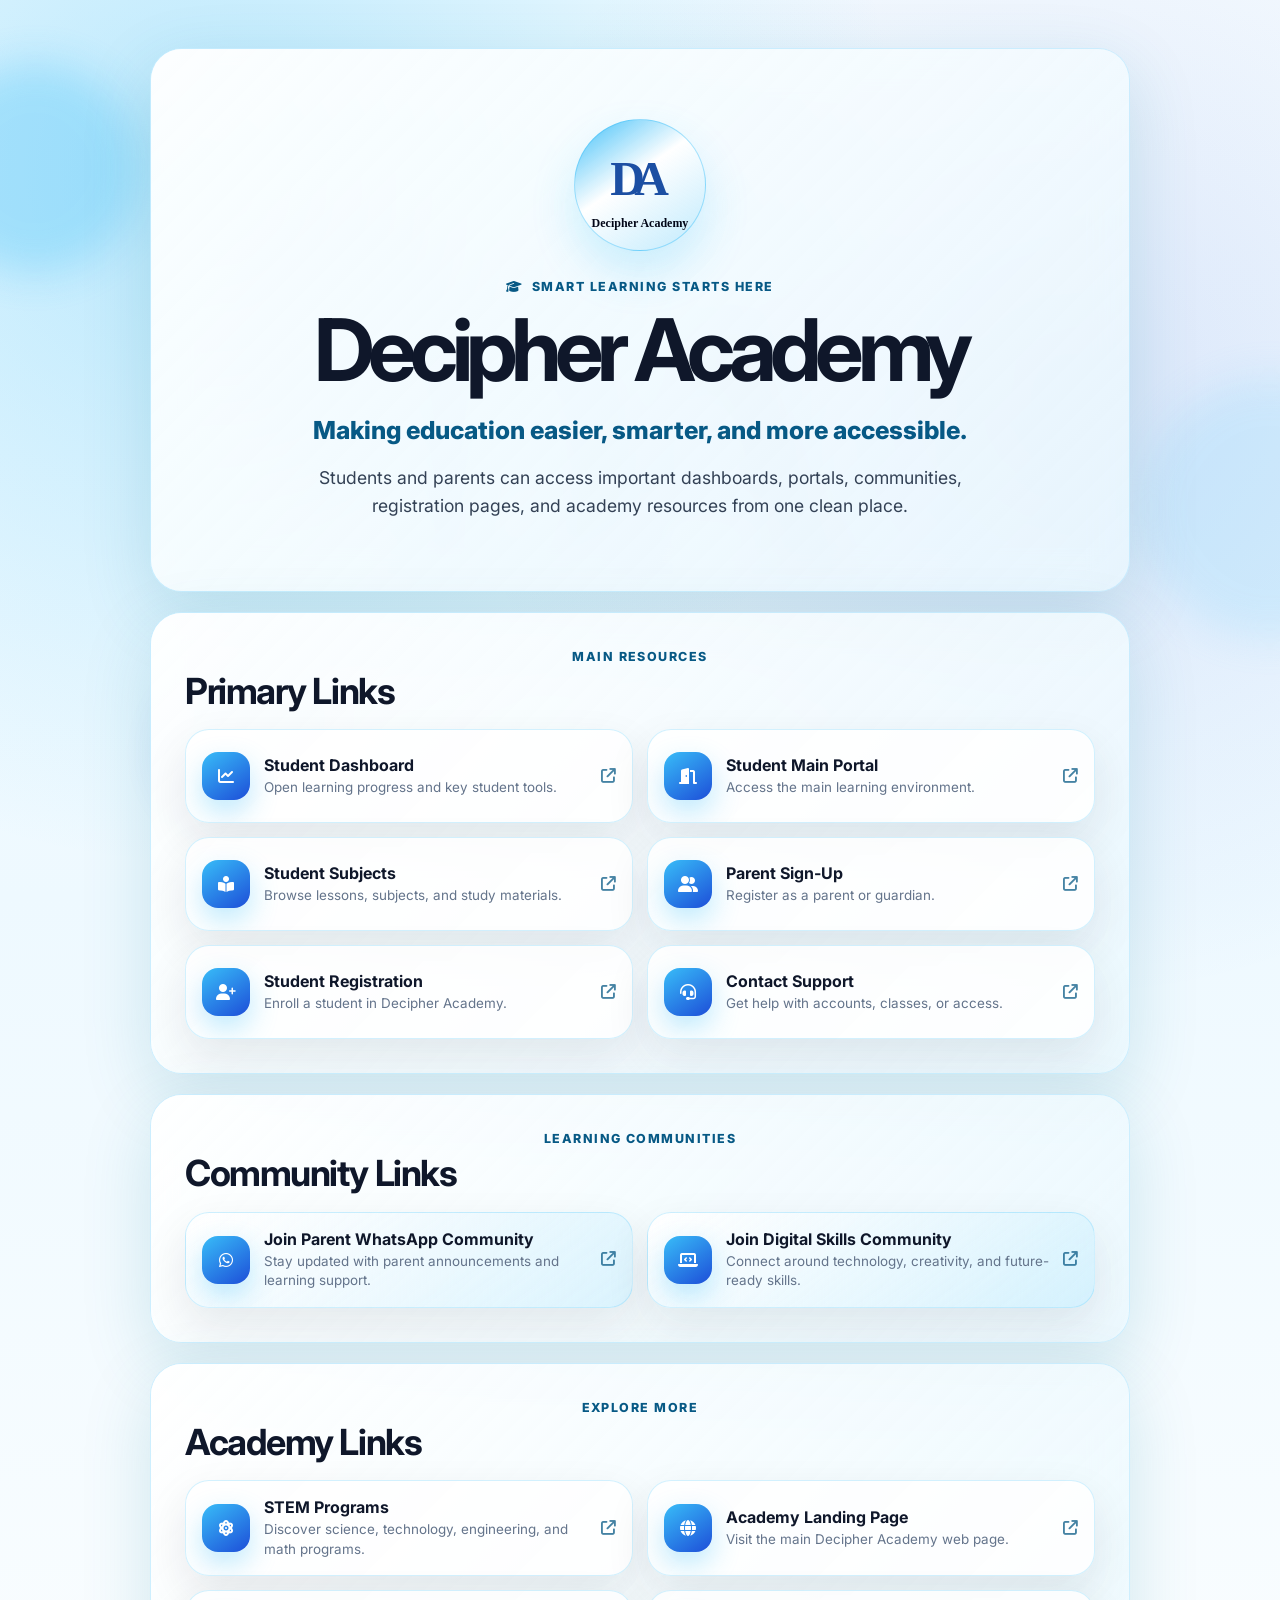
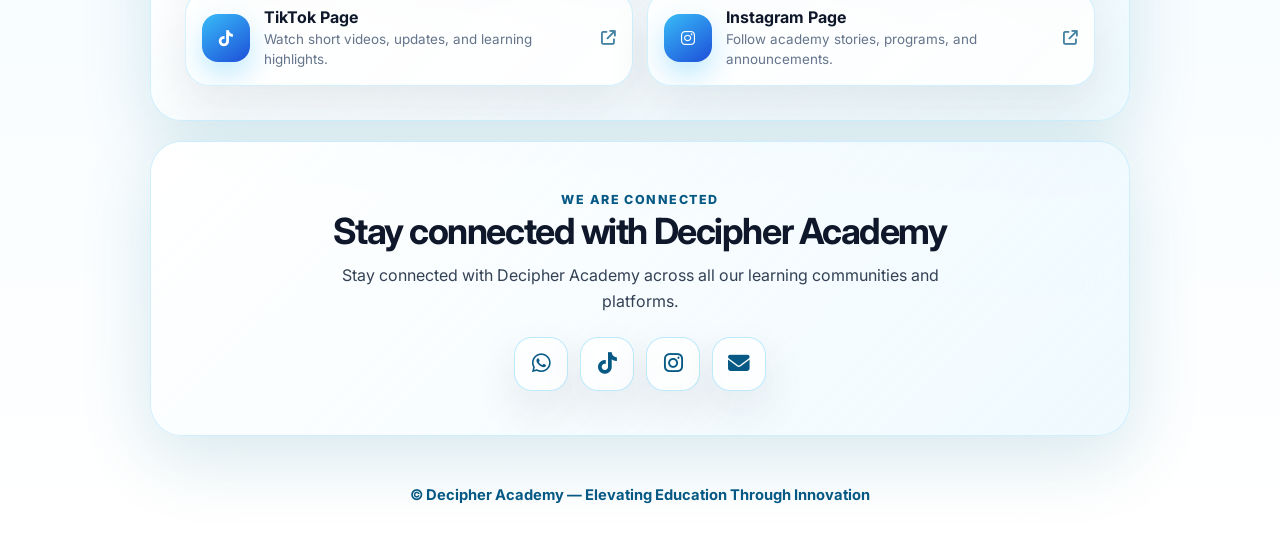
<file: index.html>
<!DOCTYPE html>
<html lang="en">
<head>
  <!-- Basic page setup for GitHub Pages and mobile devices -->
  <meta charset="UTF-8" />
  <meta name="viewport" content="width=device-width, initial-scale=1.0" />
  <meta name="description" content="Decipher Academy link-in-bio landing page for students, parents, communities, and academy resources." />
  <title>Decipher Academy | Learning Links</title>

  <!-- Google Font: Inter keeps the design clean, modern, and educational -->
  <link rel="preconnect" href="https://fonts.googleapis.com" />
  <link rel="preconnect" href="https://fonts.gstatic.com" crossorigin />
  <link href="https://fonts.googleapis.com/css2?family=Inter:wght@400;500;600;700;800;900&display=swap" rel="stylesheet" />

  <!-- Font Awesome icons for link cards and social icons -->
  <link rel="stylesheet" href="https://cdnjs.cloudflare.com/ajax/libs/font-awesome/6.5.2/css/all.min.css" />

  <!-- Main stylesheet: no frameworks or build tools required -->
  <link rel="stylesheet" href="style.css" />
</head>
<body>
  <!-- Decorative blurred shapes create the futuristic sky-blue background feel -->
  <div class="background-shape shape-one" aria-hidden="true"></div>
  <div class="background-shape shape-two" aria-hidden="true"></div>
  <div class="background-shape shape-three" aria-hidden="true"></div>

  <!-- Large logo watermark inspired by the supplied Decipher Academy logo -->
  <div class="logo-watermark" aria-hidden="true">
    <span>DA</span>
  </div>

  <main class="page-shell">
    <!-- HERO SECTION -->
    <section class="hero section-card reveal" aria-labelledby="hero-title">
      <!-- Circular logo placeholder at the top; replace text/image later if needed -->
      <div class="logo-badge" aria-label="Decipher Academy logo placeholder">
        <span class="logo-mark">DA</span>
        <span class="logo-name">Decipher Academy</span>
      </div>

      <p class="eyebrow"><i class="fa-solid fa-graduation-cap"></i> Smart learning starts here</p>
      <h1 id="hero-title">Decipher Academy</h1>
      <p class="tagline">Making education easier, smarter, and more accessible.</p>
      <p class="intro-text">
        Students and parents can access important dashboards, portals, communities,
        registration pages, and academy resources from one clean place.
      </p>
    </section>

    <!-- PRIMARY LINKS SECTION -->
    <section class="link-section reveal" aria-labelledby="primary-links-title">
      <div class="section-heading">
        <p class="section-kicker">Main Resources</p>
        <h2 id="primary-links-title">Primary Links</h2>
      </div>

      <div class="links-grid">
        <!-- PLACE URL HERE -->
        <a class="link-card" href="PASTE_STUDENT_DASHBOARD_LINK_HERE" target="_blank" rel="noopener noreferrer">
          <span class="icon-circle"><i class="fa-solid fa-chart-line"></i></span>
          <span class="link-content">
            <strong>Student Dashboard</strong>
            <small>Open learning progress and key student tools.</small>
          </span>
          <i class="fa-solid fa-arrow-up-right-from-square arrow-icon"></i>
        </a>

        <!-- PLACE URL HERE -->
        <a class="link-card" href="PASTE_STUDENT_MAIN_PORTAL_LINK_HERE" target="_blank" rel="noopener noreferrer">
          <span class="icon-circle"><i class="fa-solid fa-door-open"></i></span>
          <span class="link-content">
            <strong>Student Main Portal</strong>
            <small>Access the main learning environment.</small>
          </span>
          <i class="fa-solid fa-arrow-up-right-from-square arrow-icon"></i>
        </a>

        <!-- PLACE URL HERE -->
        <a class="link-card" href="PASTE_STUDENT_SUBJECTS_LINK_HERE" target="_blank" rel="noopener noreferrer">
          <span class="icon-circle"><i class="fa-solid fa-book-open-reader"></i></span>
          <span class="link-content">
            <strong>Student Subjects</strong>
            <small>Browse lessons, subjects, and study materials.</small>
          </span>
          <i class="fa-solid fa-arrow-up-right-from-square arrow-icon"></i>
        </a>

        <!-- PLACE URL HERE -->
        <a class="link-card" href="PASTE_PARENT_SIGN_UP_LINK_HERE" target="_blank" rel="noopener noreferrer">
          <span class="icon-circle"><i class="fa-solid fa-user-group"></i></span>
          <span class="link-content">
            <strong>Parent Sign-Up</strong>
            <small>Register as a parent or guardian.</small>
          </span>
          <i class="fa-solid fa-arrow-up-right-from-square arrow-icon"></i>
        </a>

        <!-- PLACE URL HERE -->
        <a class="link-card" href="PASTE_STUDENT_REGISTRATION_LINK_HERE" target="_blank" rel="noopener noreferrer">
          <span class="icon-circle"><i class="fa-solid fa-user-plus"></i></span>
          <span class="link-content">
            <strong>Student Registration</strong>
            <small>Enroll a student in Decipher Academy.</small>
          </span>
          <i class="fa-solid fa-arrow-up-right-from-square arrow-icon"></i>
        </a>

        <!-- PLACE URL HERE -->
        <a class="link-card" href="PASTE_CONTACT_SUPPORT_LINK_HERE" target="_blank" rel="noopener noreferrer">
          <span class="icon-circle"><i class="fa-solid fa-headset"></i></span>
          <span class="link-content">
            <strong>Contact Support</strong>
            <small>Get help with accounts, classes, or access.</small>
          </span>
          <i class="fa-solid fa-arrow-up-right-from-square arrow-icon"></i>
        </a>
      </div>
    </section>

    <!-- COMMUNITY LINKS SECTION -->
    <section class="link-section reveal" aria-labelledby="community-links-title">
      <div class="section-heading">
        <p class="section-kicker">Learning Communities</p>
        <h2 id="community-links-title">Community Links</h2>
      </div>

      <div class="links-grid two-column">
        <!-- PLACE URL HERE -->
        <a class="link-card highlight-card" href="PASTE_PARENT_WHATSAPP_COMMUNITY_LINK_HERE" target="_blank" rel="noopener noreferrer">
          <span class="icon-circle"><i class="fa-brands fa-whatsapp"></i></span>
          <span class="link-content">
            <strong>Join Parent WhatsApp Community</strong>
            <small>Stay updated with parent announcements and learning support.</small>
          </span>
          <i class="fa-solid fa-arrow-up-right-from-square arrow-icon"></i>
        </a>

        <!-- PLACE URL HERE -->
        <a class="link-card highlight-card" href="PASTE_DIGITAL_SKILLS_COMMUNITY_LINK_HERE" target="_blank" rel="noopener noreferrer">
          <span class="icon-circle"><i class="fa-solid fa-laptop-code"></i></span>
          <span class="link-content">
            <strong>Join Digital Skills Community</strong>
            <small>Connect around technology, creativity, and future-ready skills.</small>
          </span>
          <i class="fa-solid fa-arrow-up-right-from-square arrow-icon"></i>
        </a>
      </div>
    </section>

    <!-- ACADEMY LINKS SECTION -->
    <section class="link-section reveal" aria-labelledby="academy-links-title">
      <div class="section-heading">
        <p class="section-kicker">Explore More</p>
        <h2 id="academy-links-title">Academy Links</h2>
      </div>

      <div class="links-grid">
        <!-- PLACE URL HERE -->
        <a class="link-card" href="PASTE_STEM_PROGRAMS_LINK_HERE" target="_blank" rel="noopener noreferrer">
          <span class="icon-circle"><i class="fa-solid fa-atom"></i></span>
          <span class="link-content">
            <strong>STEM Programs</strong>
            <small>Discover science, technology, engineering, and math programs.</small>
          </span>
          <i class="fa-solid fa-arrow-up-right-from-square arrow-icon"></i>
        </a>

        <!-- PLACE URL HERE -->
        <a class="link-card" href="PASTE_ACADEMY_LANDING_PAGE_LINK_HERE" target="_blank" rel="noopener noreferrer">
          <span class="icon-circle"><i class="fa-solid fa-globe"></i></span>
          <span class="link-content">
            <strong>Academy Landing Page</strong>
            <small>Visit the main Decipher Academy web page.</small>
          </span>
          <i class="fa-solid fa-arrow-up-right-from-square arrow-icon"></i>
        </a>

        <!-- PLACE URL HERE -->
        <a class="link-card" href="PASTE_TIKTOK_PAGE_LINK_HERE" target="_blank" rel="noopener noreferrer">
          <span class="icon-circle"><i class="fa-brands fa-tiktok"></i></span>
          <span class="link-content">
            <strong>TikTok Page</strong>
            <small>Watch short videos, updates, and learning highlights.</small>
          </span>
          <i class="fa-solid fa-arrow-up-right-from-square arrow-icon"></i>
        </a>

        <!-- PLACE URL HERE -->
        <a class="link-card" href="PASTE_INSTAGRAM_PAGE_LINK_HERE" target="_blank" rel="noopener noreferrer">
          <span class="icon-circle"><i class="fa-brands fa-instagram"></i></span>
          <span class="link-content">
            <strong>Instagram Page</strong>
            <small>Follow academy stories, programs, and announcements.</small>
          </span>
          <i class="fa-solid fa-arrow-up-right-from-square arrow-icon"></i>
        </a>
      </div>
    </section>

    <!-- WE ARE CONNECTED SECTION -->
    <section class="connected section-card reveal" aria-labelledby="connected-title">
      <p class="section-kicker">We Are Connected</p>
      <h2 id="connected-title">Stay connected with Decipher Academy</h2>
      <p>
        Stay connected with Decipher Academy across all our learning communities and platforms.
      </p>

      <!-- Social icons are visual shortcuts; replace href values when ready -->
      <div class="social-icons" aria-label="Decipher Academy social links">
        <!-- PLACE URL HERE -->
        <a href="PASTE_WHATSAPP_LINK_HERE" target="_blank" rel="noopener noreferrer" aria-label="WhatsApp"><i class="fa-brands fa-whatsapp"></i></a>
        <!-- PLACE URL HERE -->
        <a href="PASTE_TIKTOK_LINK_HERE" target="_blank" rel="noopener noreferrer" aria-label="TikTok"><i class="fa-brands fa-tiktok"></i></a>
        <!-- PLACE URL HERE -->
        <a href="PASTE_INSTAGRAM_LINK_HERE" target="_blank" rel="noopener noreferrer" aria-label="Instagram"><i class="fa-brands fa-instagram"></i></a>
        <!-- PLACE URL HERE -->
        <a href="PASTE_EMAIL_OR_SUPPORT_LINK_HERE" target="_blank" rel="noopener noreferrer" aria-label="Support"><i class="fa-solid fa-envelope"></i></a>
      </div>
    </section>
  </main>

  <!-- FOOTER -->
  <footer class="site-footer">
    <p>© Decipher Academy — Elevating Education Through Innovation</p>
  </footer>

  <!-- Main JavaScript file: no build tools, no frameworks -->
  <script src="script.js"></script>
</body>
</html>
</file>
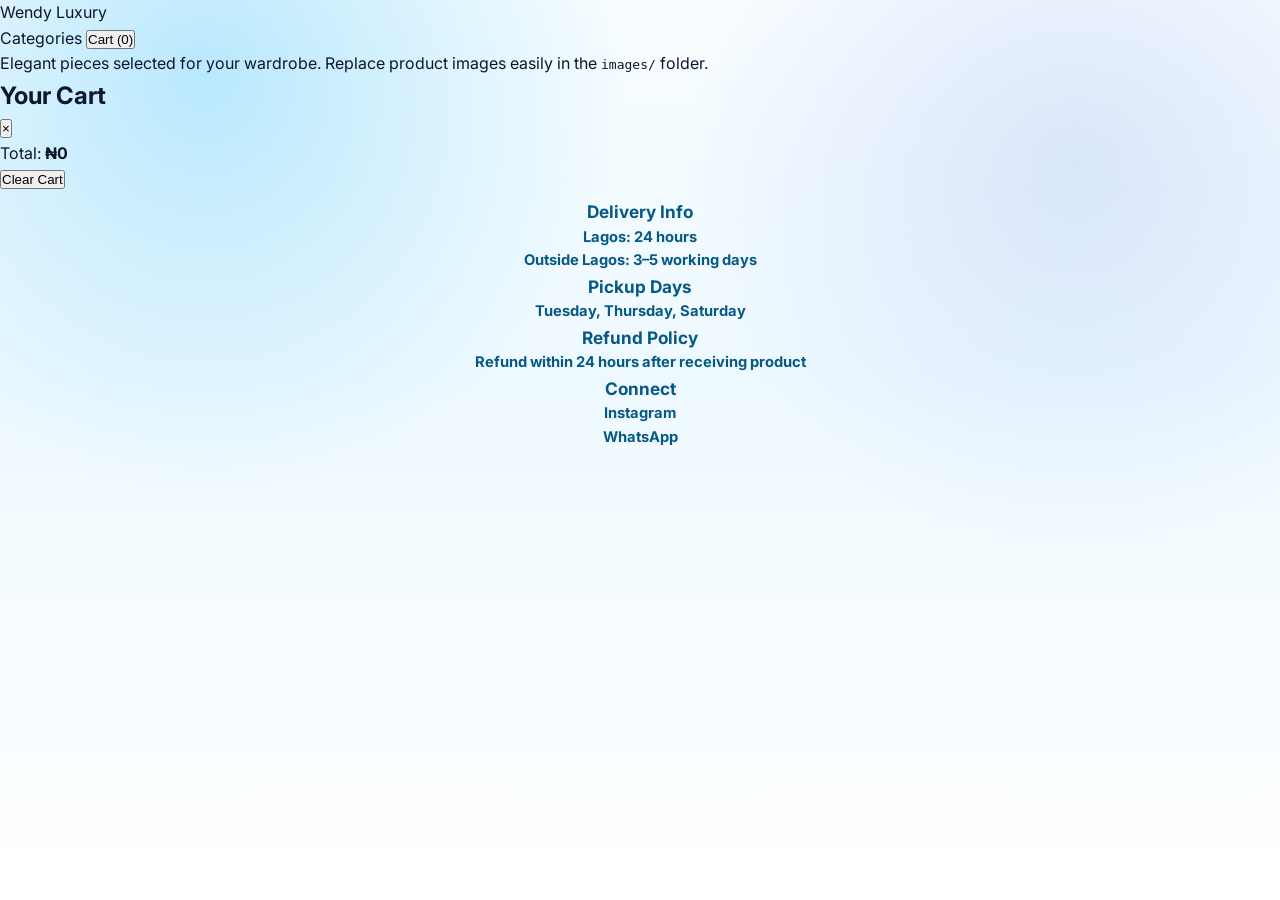
<file: bags.html>
<!DOCTYPE html>
<html lang="en">
<head>
  <meta charset="UTF-8" />
  <meta name="viewport" content="width=device-width, initial-scale=1.0" />
  <title>Wendy Luxury | Bags</title>
  <link rel="preconnect" href="https://fonts.googleapis.com" />
  <link rel="preconnect" href="https://fonts.gstatic.com" crossorigin />
  <link href="https://fonts.googleapis.com/css2?family=Playfair+Display:wght@500;600;700&family=Inter:wght@400;500;600;700&display=swap" rel="stylesheet" />
  <link rel="stylesheet" href="style.css" />
</head>
<body data-category="bags">
  <header class="site-header">
    <a class="brand" href="index.html">Wendy Luxury</a>
    <nav>
      <a href="index.html#categories">Categories</a>
      <button id="cartToggle" class="cart-toggle">Cart (<span id="cartCount">0</span>)</button>
    </nav>
  </header>

  <main class="section">
    <h1 id="categoryTitle"></h1>
    <p class="section-intro">Elegant pieces selected for your wardrobe. Replace product images easily in the <code>images/</code> folder.</p>
    <div id="productGrid" class="product-grid"></div>
  </main>

  <aside id="cartPanel" class="cart-panel" aria-hidden="true">
    <div class="cart-header">
      <h2>Your Cart</h2>
      <button id="closeCart" class="close-btn">×</button>
    </div>
    <div id="cartItems" class="cart-items"></div>
    <div class="cart-footer">
      <p>Total: <strong id="cartTotal">₦0</strong></p>
      <button id="clearCart" class="btn btn-secondary">Clear Cart</button>
    </div>
  </aside>

  <footer class="site-footer">
    <div>
      <h3>Delivery Info</h3>
      <p>Lagos: 24 hours</p>
      <p>Outside Lagos: 3–5 working days</p>
    </div>
    <div>
      <h3>Pickup Days</h3>
      <p>Tuesday, Thursday, Saturday</p>
    </div>
    <div>
      <h3>Refund Policy</h3>
      <p>Refund within 24 hours after receiving product</p>
    </div>
    <div>
      <h3>Connect</h3>
      <p><a href="https://instagram.com" target="_blank" rel="noreferrer">Instagram</a></p>
      <p><a href="https://wa.me/2349016861334" target="_blank" rel="noreferrer">WhatsApp</a></p>
    </div>
  </footer>

  <script src="script.js"></script>
</body>
</html>
</file>
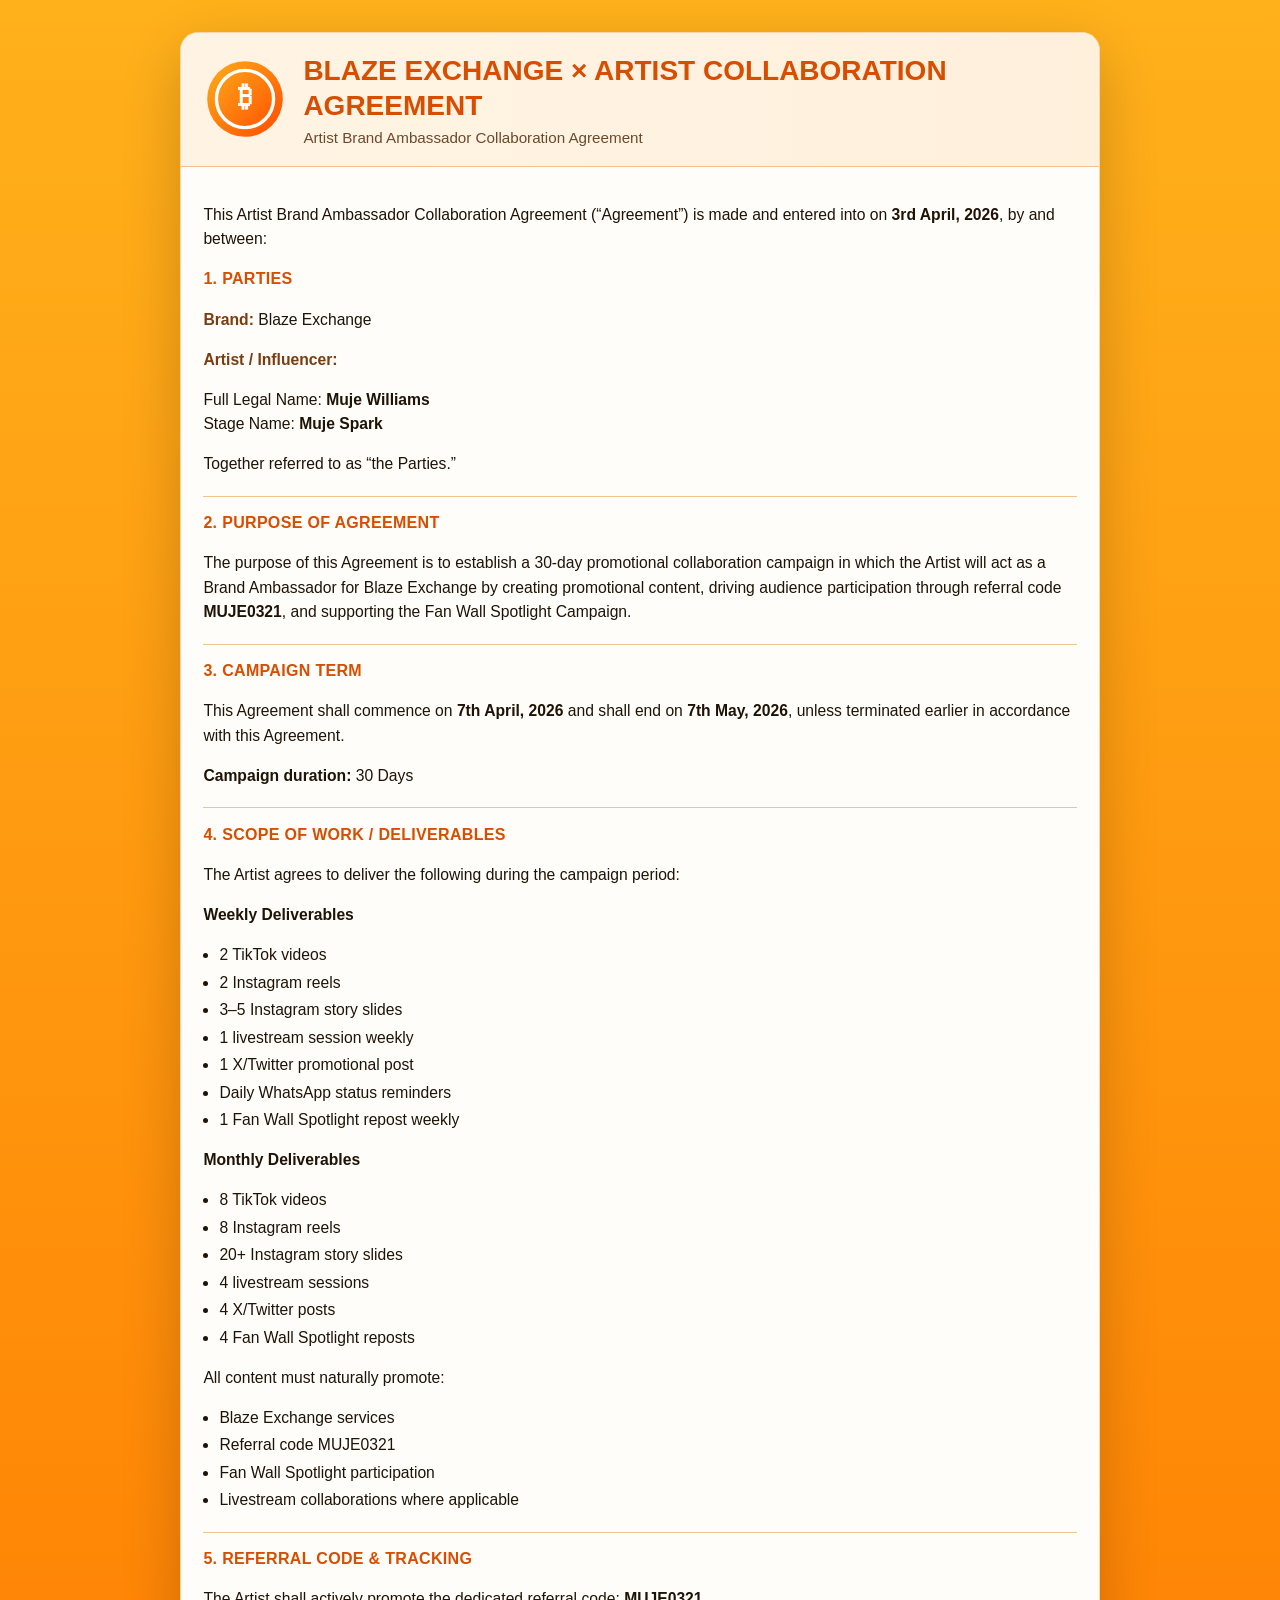
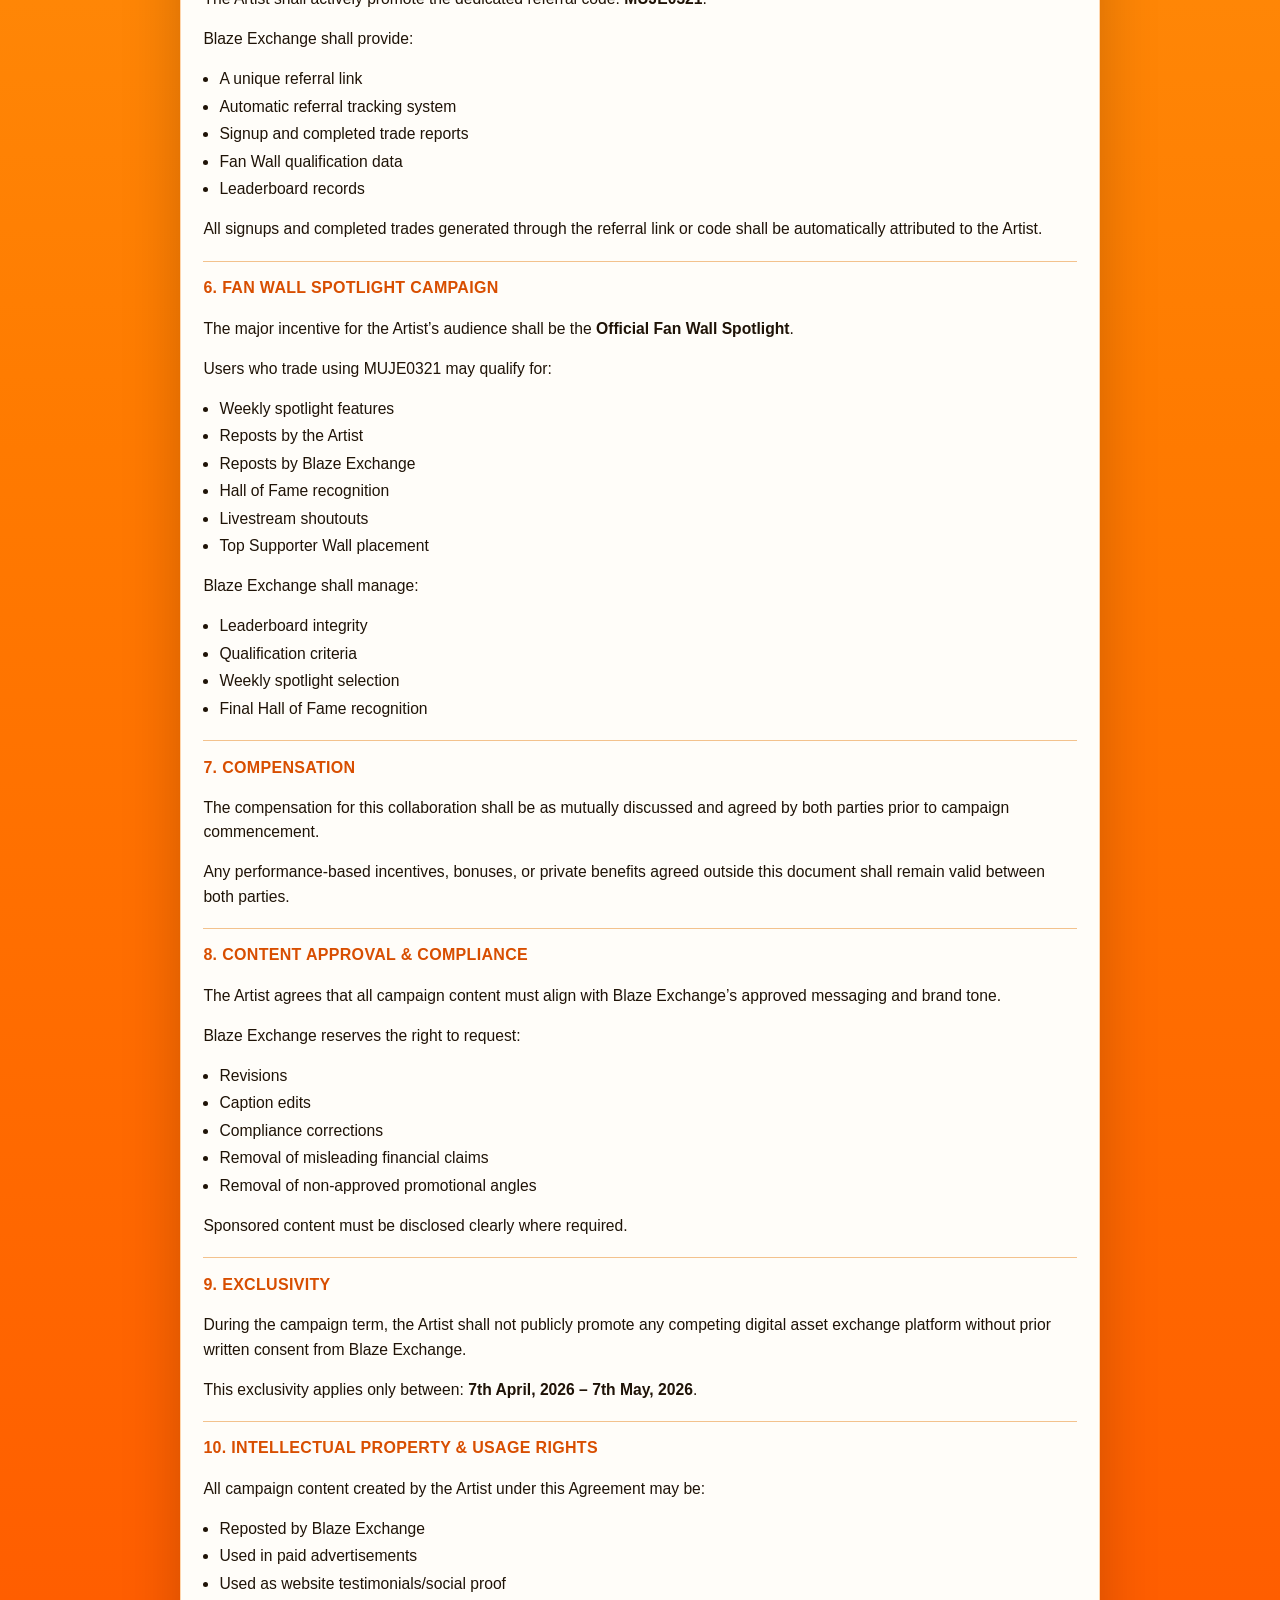
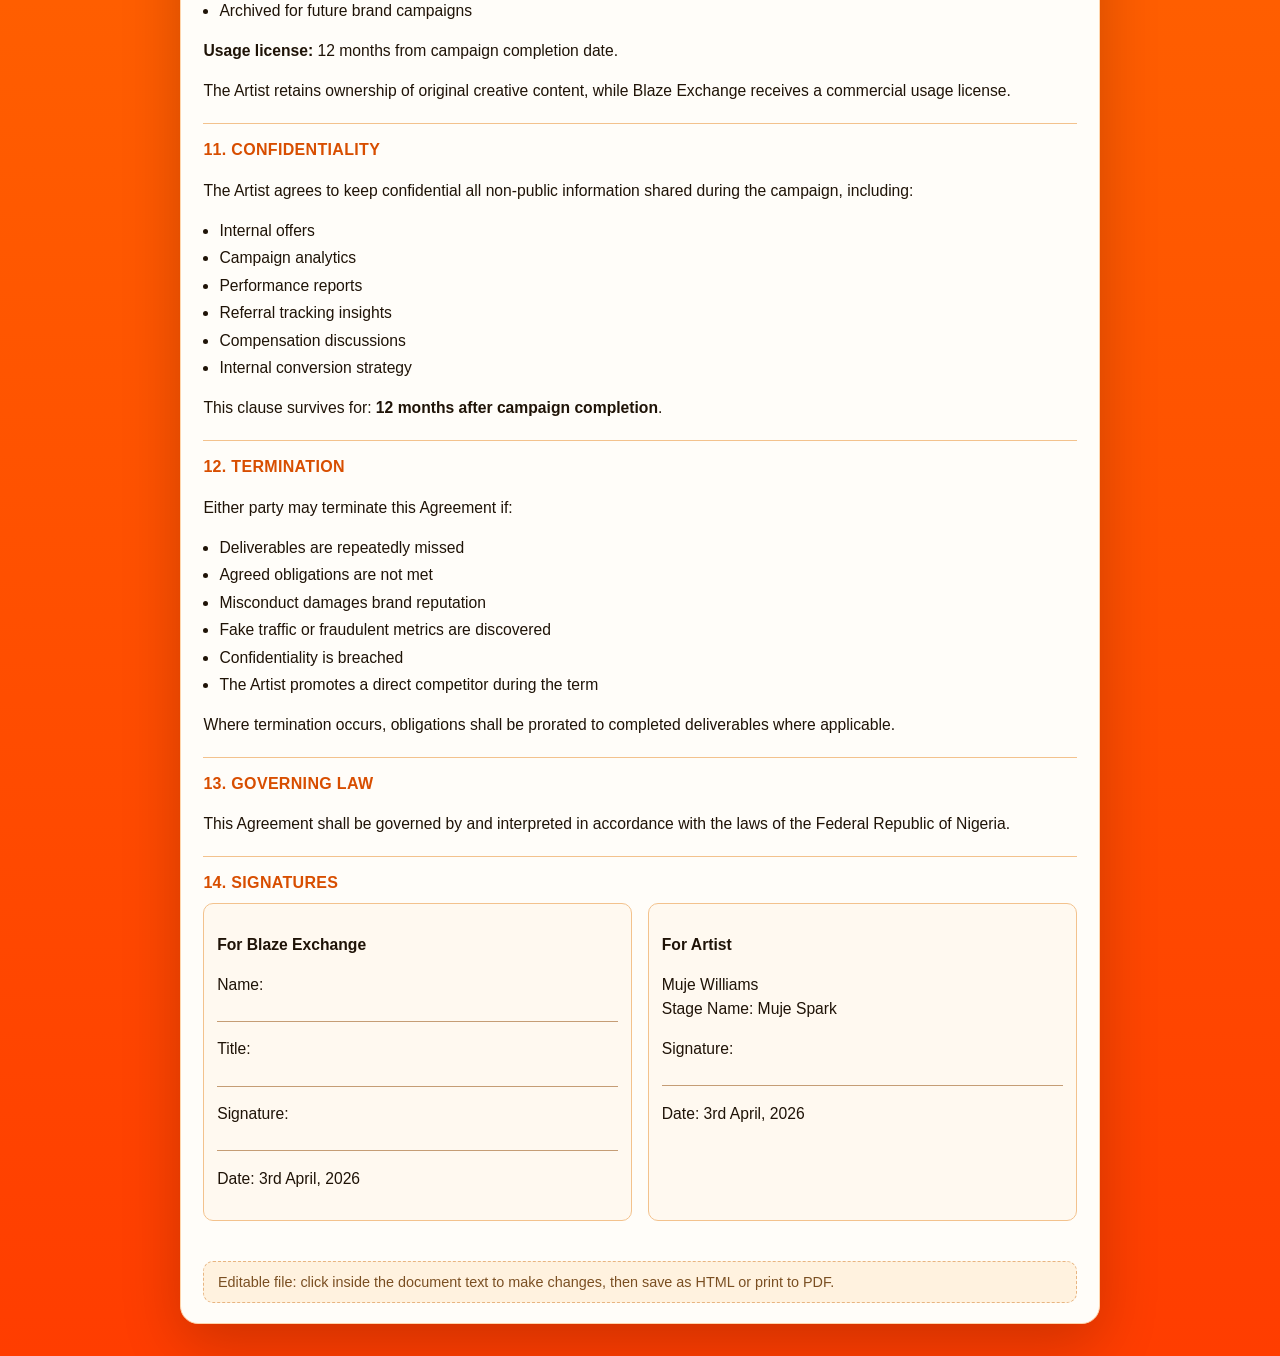
<file: blaze-artist-collaboration-agreement.html>
<!DOCTYPE html>
<html lang="en">
<head>
  <meta charset="UTF-8" />
  <meta name="viewport" content="width=device-width, initial-scale=1.0" />
  <title>Blaze Exchange × Artist Collaboration Agreement</title>
  <style>
    :root {
      --brand-top: #ffb11b;
      --brand-mid: #ff7a00;
      --brand-bottom: #ff3d00;
      --ink: #1f1307;
      --muted: #6b4a2e;
      --paper: #fffdf9;
      --border: #f3c28d;
    }

    * { box-sizing: border-box; }

    body {
      margin: 0;
      font-family: "Inter", "Segoe UI", Arial, sans-serif;
      color: var(--ink);
      background: linear-gradient(180deg, var(--brand-top), var(--brand-mid) 45%, var(--brand-bottom));
      padding: 2rem 1rem;
    }

    .page {
      max-width: 920px;
      margin: 0 auto;
      background: var(--paper);
      border-radius: 18px;
      box-shadow: 0 20px 60px rgba(0, 0, 0, 0.2);
      border: 1px solid #ffd5ac;
      overflow: hidden;
    }

    .header {
      display: flex;
      gap: 1rem;
      align-items: center;
      background: linear-gradient(90deg, #fff4e4, #fff0dc);
      border-bottom: 1px solid var(--border);
      padding: 1.25rem 1.4rem;
    }

    .logo {
      width: 84px;
      height: 84px;
      flex: 0 0 84px;
    }

    .title-wrap h1 {
      margin: 0;
      font-size: clamp(1.1rem, 2.5vw, 1.75rem);
      line-height: 1.25;
      color: #d84e00;
    }

    .title-wrap p {
      margin: .35rem 0 0;
      color: var(--muted);
      font-size: .95rem;
    }

    .doc {
      padding: 1.3rem 1.4rem 1.6rem;
      line-height: 1.55;
      font-size: 0.98rem;
    }

    .doc[contenteditable="true"]:focus {
      outline: 2px solid #ff9b4a;
      outline-offset: 4px;
      border-radius: 8px;
    }

    h2 {
      margin: 1.2rem 0 .45rem;
      font-size: 1rem;
      color: #d84e00;
      text-transform: uppercase;
      letter-spacing: .02em;
      border-top: 1px solid var(--border);
      padding-top: .9rem;
    }

    .doc h2:first-of-type {
      border-top: 0;
      padding-top: 0;
      margin-top: .4rem;
    }

    ul {
      margin: .4rem 0 .55rem 1rem;
      padding: 0;
    }

    li { margin: .2rem 0; }

    .label {
      font-weight: 700;
      color: #7a3d0f;
    }

    .sig-grid {
      display: grid;
      grid-template-columns: 1fr 1fr;
      gap: 1rem;
      margin-top: .4rem;
    }

    .sig-box {
      border: 1px solid var(--border);
      border-radius: 10px;
      padding: .8rem;
      background: #fff9f0;
    }

    .line {
      display: block;
      border-bottom: 1px solid #c59d75;
      margin: .45rem 0 .7rem;
      min-height: 1.1rem;
    }

    .note {
      margin: .9rem 1.4rem 1.25rem;
      background: #fff2df;
      border: 1px dashed #e8b581;
      padding: .75rem .85rem;
      border-radius: 10px;
      color: #7a4f22;
      font-size: .9rem;
    }

    @media print {
      body { background: #ffffff; padding: 0; }
      .page { box-shadow: none; border: 0; border-radius: 0; max-width: none; }
      .note { display: none; }
    }
  </style>
</head>
<body>
  <article class="page">
    <header class="header">
      <svg class="logo" viewBox="0 0 100 100" fill="none" xmlns="http://www.w3.org/2000/svg" aria-label="Blaze Exchange logo mark">
        <defs>
          <linearGradient id="g" x1="0" y1="0" x2="1" y2="1">
            <stop offset="0%" stop-color="#FFAE1A"/>
            <stop offset="100%" stop-color="#FF4B00"/>
          </linearGradient>
        </defs>
        <circle cx="50" cy="50" r="45" fill="url(#g)"/>
        <circle cx="50" cy="50" r="34" stroke="white" stroke-width="4"/>
        <text x="50" y="58" text-anchor="middle" font-size="34" font-weight="800" fill="white" font-family="Arial, sans-serif">₿</text>
      </svg>
      <div class="title-wrap">
        <h1>BLAZE EXCHANGE × ARTIST COLLABORATION AGREEMENT</h1>
        <p>Artist Brand Ambassador Collaboration Agreement</p>
      </div>
    </header>

    <section class="doc" contenteditable="true">
      <p>
        This Artist Brand Ambassador Collaboration Agreement (“Agreement”) is made and entered into on
        <strong>3rd April, 2026</strong>, by and between:
      </p>

      <h2>1. Parties</h2>
      <p><span class="label">Brand:</span> Blaze Exchange</p>
      <p><span class="label">Artist / Influencer:</span></p>
      <p>Full Legal Name: <strong>Muje Williams</strong><br/>Stage Name: <strong>Muje Spark</strong></p>
      <p>Together referred to as “the Parties.”</p>

      <h2>2. Purpose of Agreement</h2>
      <p>
        The purpose of this Agreement is to establish a 30-day promotional collaboration campaign in which the Artist
        will act as a Brand Ambassador for Blaze Exchange by creating promotional content, driving audience participation
        through referral code <strong>MUJE0321</strong>, and supporting the Fan Wall Spotlight Campaign.
      </p>

      <h2>3. Campaign Term</h2>
      <p>
        This Agreement shall commence on <strong>7th April, 2026</strong> and shall end on <strong>7th May, 2026</strong>, unless terminated
        earlier in accordance with this Agreement.
      </p>
      <p><strong>Campaign duration:</strong> 30 Days</p>

      <h2>4. Scope of Work / Deliverables</h2>
      <p>The Artist agrees to deliver the following during the campaign period:</p>
      <p><strong>Weekly Deliverables</strong></p>
      <ul>
        <li>2 TikTok videos</li>
        <li>2 Instagram reels</li>
        <li>3–5 Instagram story slides</li>
        <li>1 livestream session weekly</li>
        <li>1 X/Twitter promotional post</li>
        <li>Daily WhatsApp status reminders</li>
        <li>1 Fan Wall Spotlight repost weekly</li>
      </ul>
      <p><strong>Monthly Deliverables</strong></p>
      <ul>
        <li>8 TikTok videos</li>
        <li>8 Instagram reels</li>
        <li>20+ Instagram story slides</li>
        <li>4 livestream sessions</li>
        <li>4 X/Twitter posts</li>
        <li>4 Fan Wall Spotlight reposts</li>
      </ul>
      <p>All content must naturally promote:</p>
      <ul>
        <li>Blaze Exchange services</li>
        <li>Referral code MUJE0321</li>
        <li>Fan Wall Spotlight participation</li>
        <li>Livestream collaborations where applicable</li>
      </ul>

      <h2>5. Referral Code & Tracking</h2>
      <p>The Artist shall actively promote the dedicated referral code: <strong>MUJE0321</strong>.</p>
      <p>Blaze Exchange shall provide:</p>
      <ul>
        <li>A unique referral link</li>
        <li>Automatic referral tracking system</li>
        <li>Signup and completed trade reports</li>
        <li>Fan Wall qualification data</li>
        <li>Leaderboard records</li>
      </ul>
      <p>
        All signups and completed trades generated through the referral link or code shall be automatically attributed to the Artist.
      </p>

      <h2>6. Fan Wall Spotlight Campaign</h2>
      <p>The major incentive for the Artist’s audience shall be the <strong>Official Fan Wall Spotlight</strong>.</p>
      <p>Users who trade using MUJE0321 may qualify for:</p>
      <ul>
        <li>Weekly spotlight features</li>
        <li>Reposts by the Artist</li>
        <li>Reposts by Blaze Exchange</li>
        <li>Hall of Fame recognition</li>
        <li>Livestream shoutouts</li>
        <li>Top Supporter Wall placement</li>
      </ul>
      <p>Blaze Exchange shall manage:</p>
      <ul>
        <li>Leaderboard integrity</li>
        <li>Qualification criteria</li>
        <li>Weekly spotlight selection</li>
        <li>Final Hall of Fame recognition</li>
      </ul>

      <h2>7. Compensation</h2>
      <p>
        The compensation for this collaboration shall be as mutually discussed and agreed by both parties prior to campaign commencement.
      </p>
      <p>
        Any performance-based incentives, bonuses, or private benefits agreed outside this document shall remain valid between both parties.
      </p>

      <h2>8. Content Approval & Compliance</h2>
      <p>
        The Artist agrees that all campaign content must align with Blaze Exchange’s approved messaging and brand tone.
      </p>
      <p>Blaze Exchange reserves the right to request:</p>
      <ul>
        <li>Revisions</li>
        <li>Caption edits</li>
        <li>Compliance corrections</li>
        <li>Removal of misleading financial claims</li>
        <li>Removal of non-approved promotional angles</li>
      </ul>
      <p>Sponsored content must be disclosed clearly where required.</p>

      <h2>9. Exclusivity</h2>
      <p>
        During the campaign term, the Artist shall not publicly promote any competing digital asset exchange platform without prior written
        consent from Blaze Exchange.
      </p>
      <p>This exclusivity applies only between: <strong>7th April, 2026 – 7th May, 2026</strong>.</p>

      <h2>10. Intellectual Property & Usage Rights</h2>
      <p>All campaign content created by the Artist under this Agreement may be:</p>
      <ul>
        <li>Reposted by Blaze Exchange</li>
        <li>Used in paid advertisements</li>
        <li>Used as website testimonials/social proof</li>
        <li>Archived for future brand campaigns</li>
      </ul>
      <p><strong>Usage license:</strong> 12 months from campaign completion date.</p>
      <p>
        The Artist retains ownership of original creative content, while Blaze Exchange receives a commercial usage license.
      </p>

      <h2>11. Confidentiality</h2>
      <p>
        The Artist agrees to keep confidential all non-public information shared during the campaign, including:
      </p>
      <ul>
        <li>Internal offers</li>
        <li>Campaign analytics</li>
        <li>Performance reports</li>
        <li>Referral tracking insights</li>
        <li>Compensation discussions</li>
        <li>Internal conversion strategy</li>
      </ul>
      <p>This clause survives for: <strong>12 months after campaign completion</strong>.</p>

      <h2>12. Termination</h2>
      <p>Either party may terminate this Agreement if:</p>
      <ul>
        <li>Deliverables are repeatedly missed</li>
        <li>Agreed obligations are not met</li>
        <li>Misconduct damages brand reputation</li>
        <li>Fake traffic or fraudulent metrics are discovered</li>
        <li>Confidentiality is breached</li>
        <li>The Artist promotes a direct competitor during the term</li>
      </ul>
      <p>Where termination occurs, obligations shall be prorated to completed deliverables where applicable.</p>

      <h2>13. Governing Law</h2>
      <p>
        This Agreement shall be governed by and interpreted in accordance with the laws of the Federal Republic of Nigeria.
      </p>

      <h2>14. Signatures</h2>
      <div class="sig-grid">
        <div class="sig-box">
          <p><strong>For Blaze Exchange</strong></p>
          <p>Name: <span class="line"></span></p>
          <p>Title: <span class="line"></span></p>
          <p>Signature: <span class="line"></span></p>
          <p>Date: 3rd April, 2026</p>
        </div>
        <div class="sig-box">
          <p><strong>For Artist</strong></p>
          <p>Muje Williams<br/>Stage Name: Muje Spark</p>
          <p>Signature: <span class="line"></span></p>
          <p>Date: 3rd April, 2026</p>
        </div>
      </div>
    </section>

    <p class="note">
      Editable file: click inside the document text to make changes, then save as HTML or print to PDF.
    </p>
  </article>
</body>
</html>
</file>
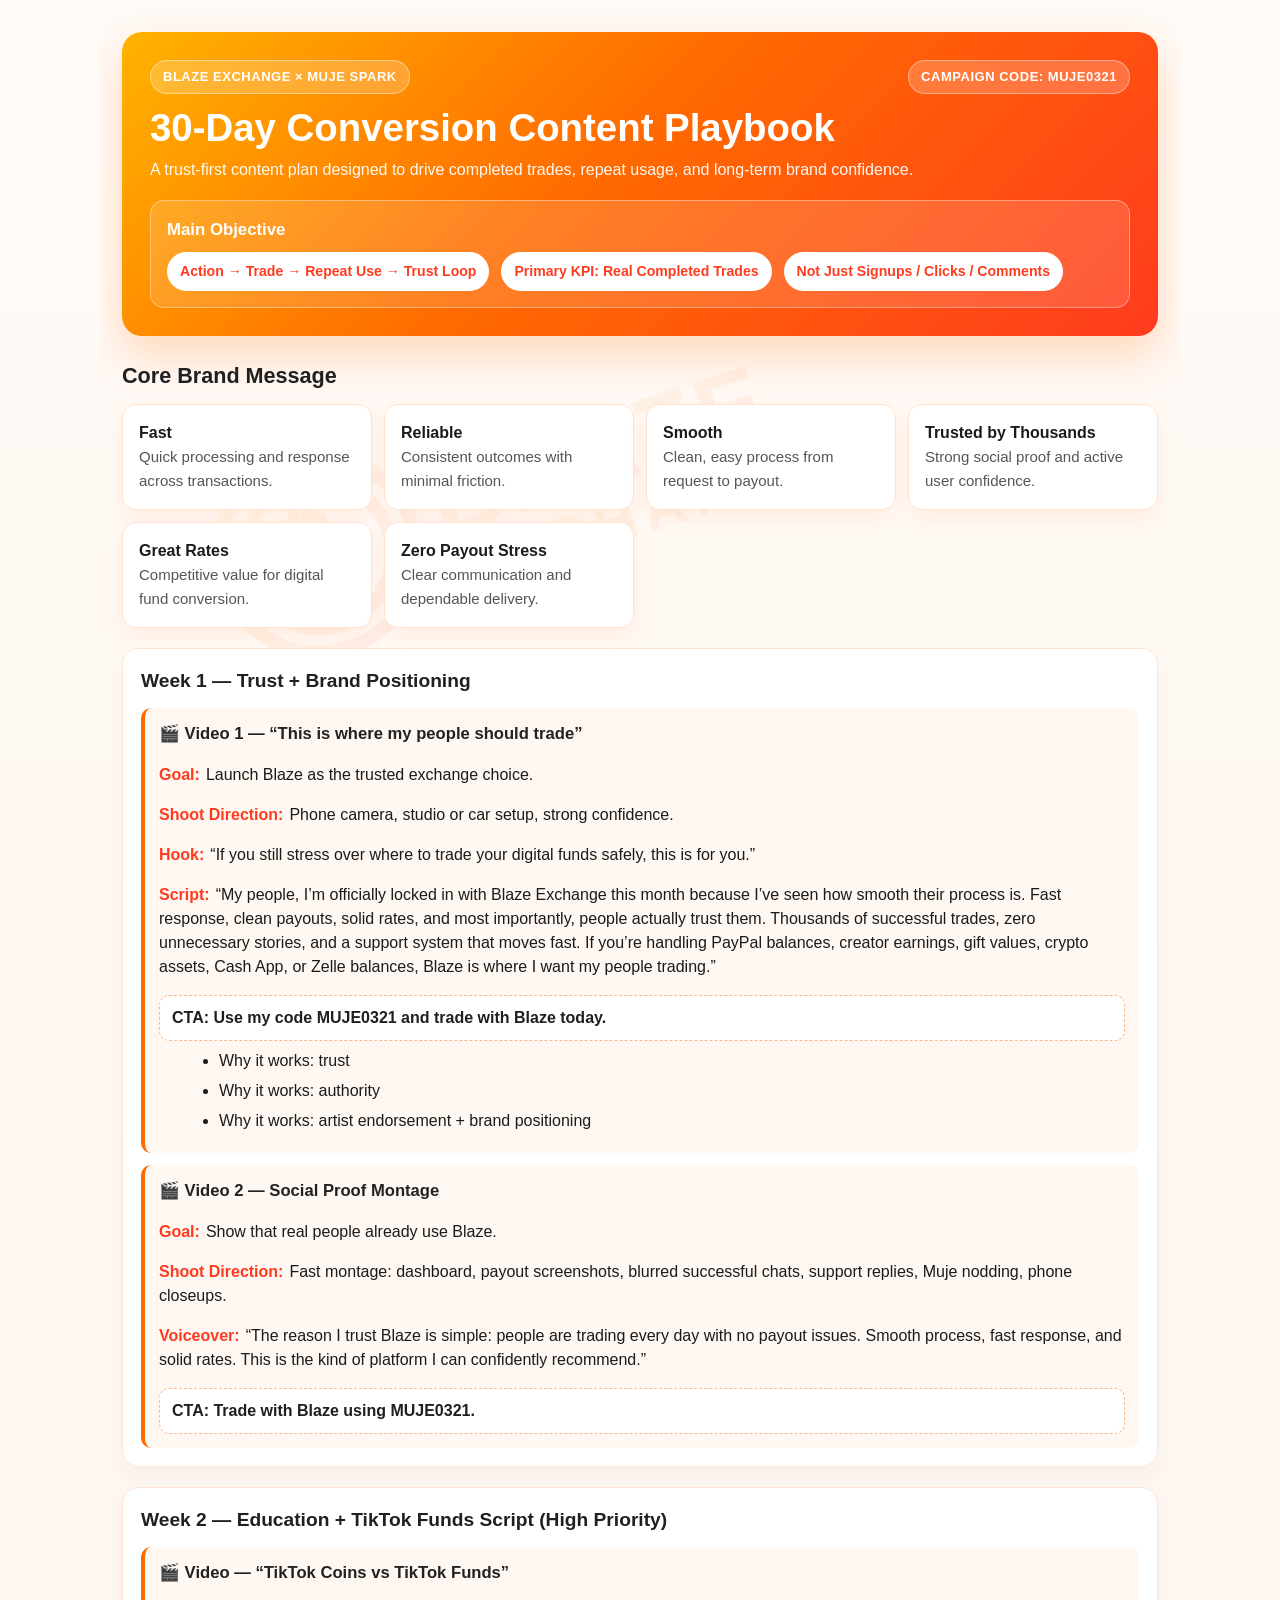
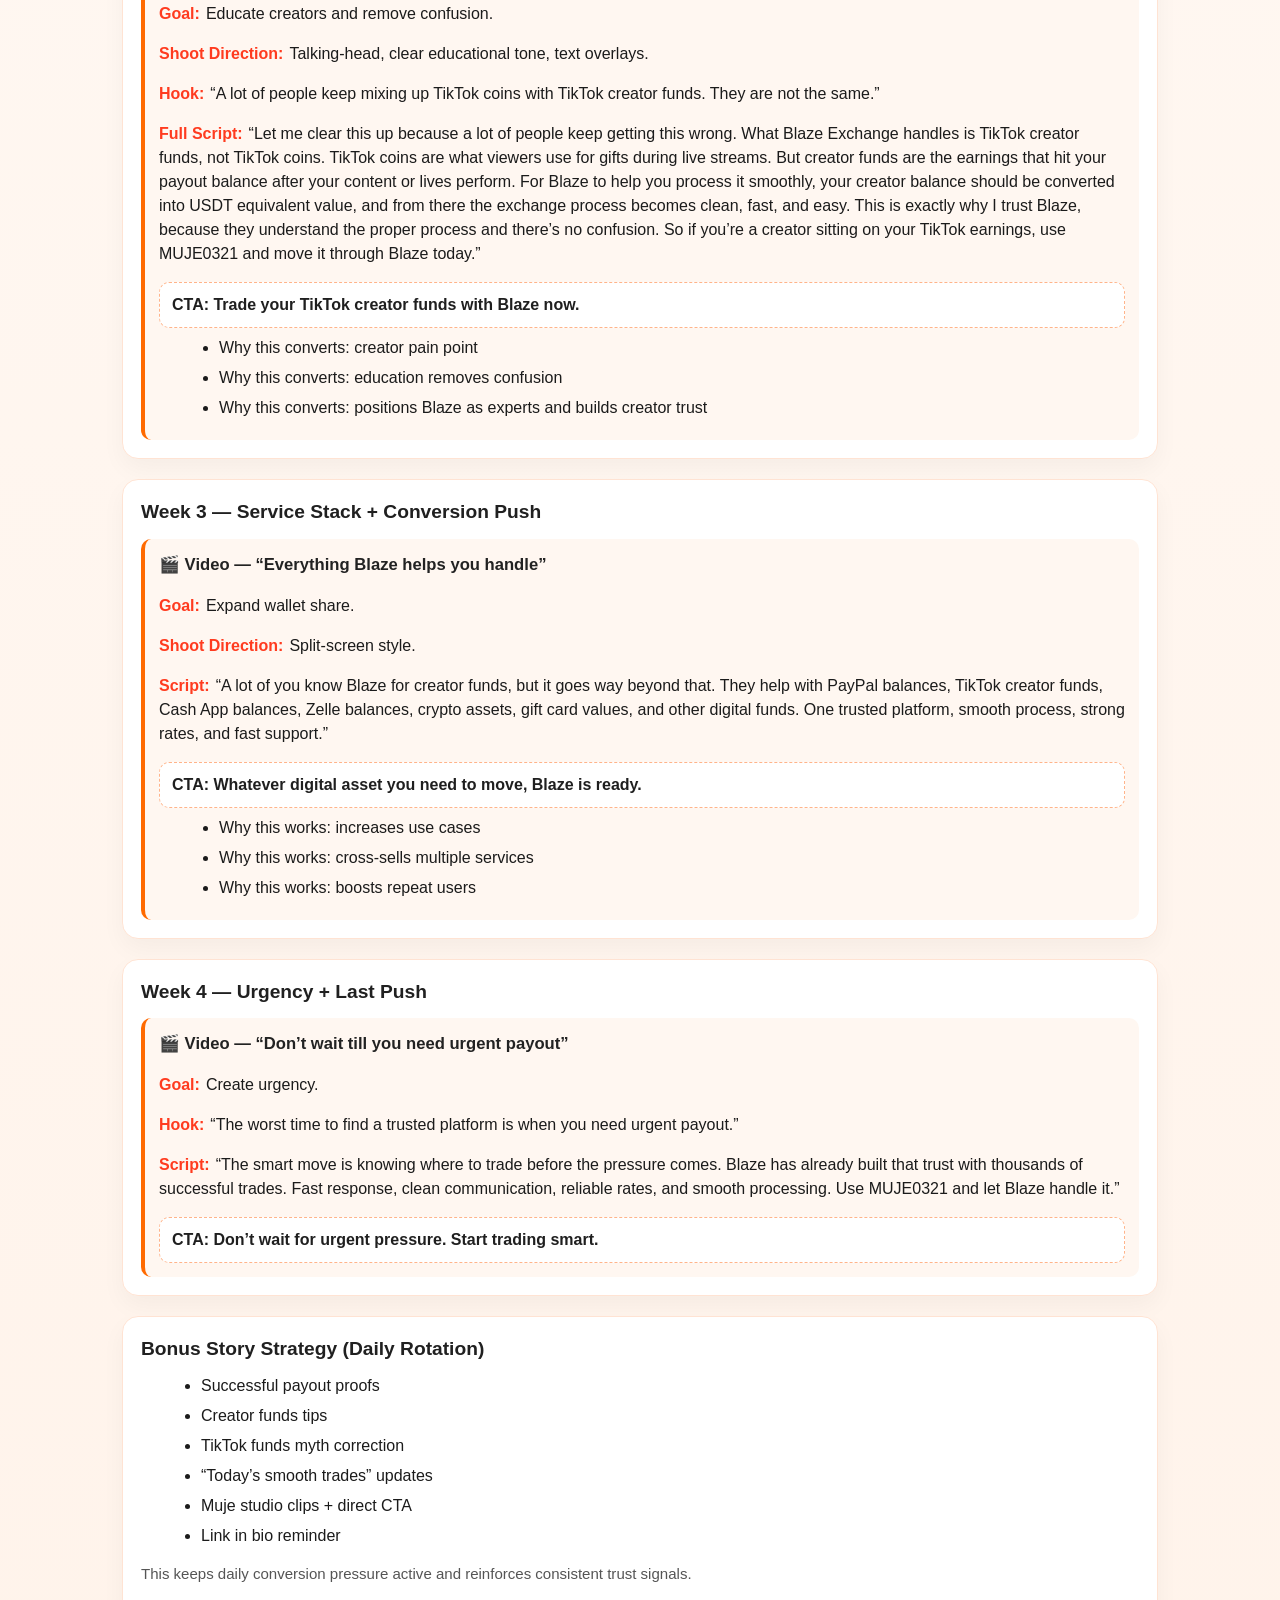
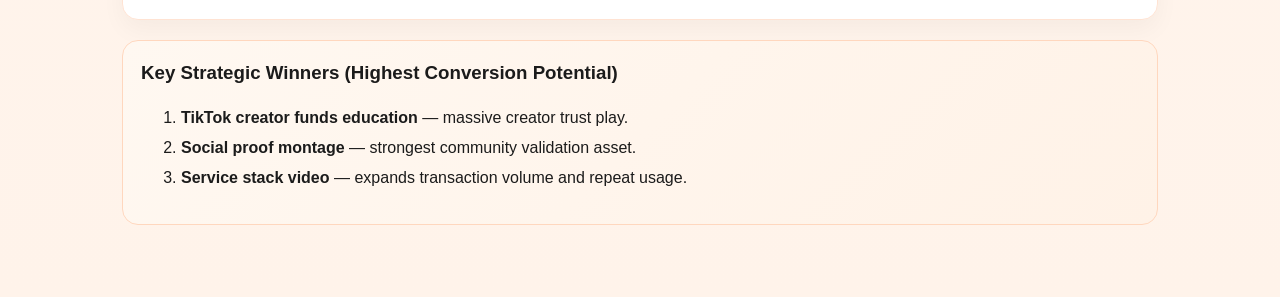
<file: blaze-muje-30-day-conversion-content-playbook.html>
<!DOCTYPE html>
<html lang="en">
<head>
  <meta charset="UTF-8" />
  <meta name="viewport" content="width=device-width, initial-scale=1.0" />
  <title>Blaze Exchange × Muje Spark — 30-Day Conversion Content Playbook</title>
  <style>
    :root {
      --blaze-orange: #ff6a00;
      --blaze-deep-orange: #ff3b1f;
      --blaze-gold: #ffb300;
      --ink: #1b1b1b;
      --muted: #555;
      --card: #ffffff;
      --surface: #fff7f1;
    }

    * { box-sizing: border-box; }

    body {
      margin: 0;
      font-family: Inter, "Segoe UI", Roboto, Helvetica, Arial, sans-serif;
      color: var(--ink);
      background: linear-gradient(180deg, #fffaf6 0%, #fff3ea 100%);
      line-height: 1.5;
    }

    .page {
      position: relative;
      max-width: 1080px;
      margin: 0 auto;
      padding: 32px 22px 72px;
      overflow: hidden;
    }

    .watermark {
      position: fixed;
      inset: 0;
      display: grid;
      place-items: center;
      pointer-events: none;
      z-index: 0;
      opacity: 0.06;
      transform: rotate(-18deg);
    }

    .wm-logo {
      width: min(72vw, 980px);
      filter: saturate(120%);
    }

    .content {
      position: relative;
      z-index: 2;
    }

    .hero {
      background: linear-gradient(135deg, var(--blaze-gold) 0%, var(--blaze-orange) 46%, var(--blaze-deep-orange) 100%);
      border-radius: 20px;
      color: #fff;
      padding: 28px;
      box-shadow: 0 20px 44px rgba(255, 106, 0, 0.23);
      margin-bottom: 24px;
    }

    .hero-top {
      display: flex;
      align-items: center;
      justify-content: space-between;
      gap: 16px;
      flex-wrap: wrap;
    }

    .brand-chip {
      background: rgba(255, 255, 255, 0.2);
      border: 1px solid rgba(255,255,255,0.4);
      padding: 6px 12px;
      border-radius: 999px;
      font-size: 13px;
      letter-spacing: 0.04em;
      text-transform: uppercase;
      font-weight: 700;
    }

    h1 {
      margin: 12px 0 8px;
      font-size: clamp(1.5rem, 3.1vw, 2.4rem);
      line-height: 1.15;
    }

    .subtitle {
      margin: 0;
      color: rgba(255,255,255,0.95);
      font-size: 1rem;
    }

    .objective {
      margin-top: 18px;
      background: rgba(255,255,255,0.14);
      border: 1px solid rgba(255,255,255,0.36);
      border-radius: 14px;
      padding: 16px;
    }

    .objective h2 {
      margin: 0 0 10px;
      font-size: 1.05rem;
      color: #fff;
    }

    .flex {
      display: flex;
      gap: 12px;
      flex-wrap: wrap;
    }

    .pill {
      background: #fff;
      color: var(--blaze-deep-orange);
      border-radius: 999px;
      padding: 8px 12px;
      font-size: 0.88rem;
      font-weight: 700;
      border: 1px solid rgba(255,255,255,0.6);
    }

    .section-title {
      margin: 22px 0 12px;
      font-size: 1.35rem;
      color: #202020;
    }

    .brand-grid {
      display: grid;
      grid-template-columns: repeat(auto-fit, minmax(240px, 1fr));
      gap: 12px;
      margin-bottom: 16px;
    }

    .brand-card {
      background: var(--card);
      border-radius: 14px;
      padding: 16px;
      border: 1px solid #ffe2cf;
      box-shadow: 0 8px 20px rgba(255, 106, 0, 0.08);
    }

    .week {
      margin-top: 20px;
      padding: 18px;
      background: #fff;
      border: 1px solid #ffe3d3;
      border-radius: 16px;
      box-shadow: 0 10px 24px rgba(0,0,0,0.04);
    }

    .week h3 {
      margin: 0 0 10px;
      font-size: 1.2rem;
      color: #202020;
    }

    .video {
      margin-top: 12px;
      background: var(--surface);
      border-left: 4px solid var(--blaze-orange);
      border-radius: 10px;
      padding: 14px;
    }

    .video h4 {
      margin: 0 0 8px;
      font-size: 1.04rem;
      color: #222;
    }

    .label {
      font-weight: 700;
      color: var(--blaze-deep-orange);
      margin-right: 6px;
    }

    ul { margin: 8px 0 0 20px; }
    li { margin-bottom: 6px; }

    .cta-box {
      margin-top: 8px;
      padding: 10px 12px;
      background: #fff;
      border-radius: 10px;
      border: 1px dashed #ffb48a;
      font-weight: 700;
      color: #1f1f1f;
    }

    .winner {
      margin-top: 20px;
      background: linear-gradient(135deg, #fff8f1 0%, #fff2e7 100%);
      border: 1px solid #ffd7be;
      border-radius: 16px;
      padding: 18px;
    }

    .small { color: var(--muted); font-size: 0.94rem; }

    @media print {
      .page { max-width: 100%; padding: 16px; }
      .watermark { opacity: 0.08; }
      .week, .hero, .winner { break-inside: avoid; }
    }
  </style>
</head>
<body>
  <div class="watermark" aria-hidden="true">
    <svg class="wm-logo" viewBox="0 0 1200 320" xmlns="http://www.w3.org/2000/svg">
      <defs>
        <linearGradient id="g" x1="0" y1="0" x2="1" y2="1">
          <stop offset="0%" stop-color="#ffb300"/>
          <stop offset="55%" stop-color="#ff6a00"/>
          <stop offset="100%" stop-color="#ff3b1f"/>
        </linearGradient>
      </defs>
      <g fill="none" stroke="url(#g)" stroke-width="18">
        <circle cx="160" cy="160" r="96"/>
        <circle cx="160" cy="160" r="128"/>
      </g>
      <text x="122" y="190" fill="url(#g)" font-size="130" font-weight="800" font-family="Arial, sans-serif">₿</text>
      <text x="320" y="190" fill="url(#g)" font-size="132" font-weight="900" font-family="Arial, sans-serif" letter-spacing="3">BLAZE</text>
      <text x="324" y="266" fill="url(#g)" font-size="76" font-weight="800" font-family="Arial, sans-serif" letter-spacing="11">EXCHANGE</text>
    </svg>
  </div>

  <main class="page">
    <div class="content">
      <section class="hero">
        <div class="hero-top">
          <span class="brand-chip">Blaze Exchange × Muje Spark</span>
          <span class="brand-chip">Campaign Code: MUJE0321</span>
        </div>
        <h1>30-Day Conversion Content Playbook</h1>
        <p class="subtitle">A trust-first content plan designed to drive completed trades, repeat usage, and long-term brand confidence.</p>
        <div class="objective">
          <h2>Main Objective</h2>
          <div class="flex">
            <span class="pill">Action → Trade → Repeat Use → Trust Loop</span>
            <span class="pill">Primary KPI: Real Completed Trades</span>
            <span class="pill">Not Just Signups / Clicks / Comments</span>
          </div>
        </div>
      </section>

      <h2 class="section-title">Core Brand Message</h2>
      <div class="brand-grid">
        <article class="brand-card"><strong>Fast</strong><br /><span class="small">Quick processing and response across transactions.</span></article>
        <article class="brand-card"><strong>Reliable</strong><br /><span class="small">Consistent outcomes with minimal friction.</span></article>
        <article class="brand-card"><strong>Smooth</strong><br /><span class="small">Clean, easy process from request to payout.</span></article>
        <article class="brand-card"><strong>Trusted by Thousands</strong><br /><span class="small">Strong social proof and active user confidence.</span></article>
        <article class="brand-card"><strong>Great Rates</strong><br /><span class="small">Competitive value for digital fund conversion.</span></article>
        <article class="brand-card"><strong>Zero Payout Stress</strong><br /><span class="small">Clear communication and dependable delivery.</span></article>
      </div>

      <section class="week">
        <h3>Week 1 — Trust + Brand Positioning</h3>

        <div class="video">
          <h4>🎬 Video 1 — “This is where my people should trade”</h4>
          <p><span class="label">Goal:</span>Launch Blaze as the trusted exchange choice.</p>
          <p><span class="label">Shoot Direction:</span>Phone camera, studio or car setup, strong confidence.</p>
          <p><span class="label">Hook:</span>“If you still stress over where to trade your digital funds safely, this is for you.”</p>
          <p><span class="label">Script:</span>“My people, I’m officially locked in with Blaze Exchange this month because I’ve seen how smooth their process is. Fast response, clean payouts, solid rates, and most importantly, people actually trust them. Thousands of successful trades, zero unnecessary stories, and a support system that moves fast. If you’re handling PayPal balances, creator earnings, gift values, crypto assets, Cash App, or Zelle balances, Blaze is where I want my people trading.”</p>
          <div class="cta-box">CTA: Use my code <strong>MUJE0321</strong> and trade with Blaze today.</div>
          <ul>
            <li>Why it works: trust</li>
            <li>Why it works: authority</li>
            <li>Why it works: artist endorsement + brand positioning</li>
          </ul>
        </div>

        <div class="video">
          <h4>🎬 Video 2 — Social Proof Montage</h4>
          <p><span class="label">Goal:</span>Show that real people already use Blaze.</p>
          <p><span class="label">Shoot Direction:</span>Fast montage: dashboard, payout screenshots, blurred successful chats, support replies, Muje nodding, phone closeups.</p>
          <p><span class="label">Voiceover:</span>“The reason I trust Blaze is simple: people are trading every day with no payout issues. Smooth process, fast response, and solid rates. This is the kind of platform I can confidently recommend.”</p>
          <div class="cta-box">CTA: Trade with Blaze using <strong>MUJE0321</strong>.</div>
        </div>
      </section>

      <section class="week">
        <h3>Week 2 — Education + TikTok Funds Script (High Priority)</h3>
        <div class="video">
          <h4>🎬 Video — “TikTok Coins vs TikTok Funds”</h4>
          <p><span class="label">Goal:</span>Educate creators and remove confusion.</p>
          <p><span class="label">Shoot Direction:</span>Talking-head, clear educational tone, text overlays.</p>
          <p><span class="label">Hook:</span>“A lot of people keep mixing up TikTok coins with TikTok creator funds. They are not the same.”</p>
          <p><span class="label">Full Script:</span>“Let me clear this up because a lot of people keep getting this wrong. What Blaze Exchange handles is TikTok creator funds, not TikTok coins. TikTok coins are what viewers use for gifts during live streams. But creator funds are the earnings that hit your payout balance after your content or lives perform. For Blaze to help you process it smoothly, your creator balance should be converted into USDT equivalent value, and from there the exchange process becomes clean, fast, and easy. This is exactly why I trust Blaze, because they understand the proper process and there’s no confusion. So if you’re a creator sitting on your TikTok earnings, use MUJE0321 and move it through Blaze today.”</p>
          <div class="cta-box">CTA: Trade your TikTok creator funds with Blaze now.</div>
          <ul>
            <li>Why this converts: creator pain point</li>
            <li>Why this converts: education removes confusion</li>
            <li>Why this converts: positions Blaze as experts and builds creator trust</li>
          </ul>
        </div>
      </section>

      <section class="week">
        <h3>Week 3 — Service Stack + Conversion Push</h3>
        <div class="video">
          <h4>🎬 Video — “Everything Blaze helps you handle”</h4>
          <p><span class="label">Goal:</span>Expand wallet share.</p>
          <p><span class="label">Shoot Direction:</span>Split-screen style.</p>
          <p><span class="label">Script:</span>“A lot of you know Blaze for creator funds, but it goes way beyond that. They help with PayPal balances, TikTok creator funds, Cash App balances, Zelle balances, crypto assets, gift card values, and other digital funds. One trusted platform, smooth process, strong rates, and fast support.”</p>
          <div class="cta-box">CTA: Whatever digital asset you need to move, Blaze is ready.</div>
          <ul>
            <li>Why this works: increases use cases</li>
            <li>Why this works: cross-sells multiple services</li>
            <li>Why this works: boosts repeat users</li>
          </ul>
        </div>
      </section>

      <section class="week">
        <h3>Week 4 — Urgency + Last Push</h3>
        <div class="video">
          <h4>🎬 Video — “Don’t wait till you need urgent payout”</h4>
          <p><span class="label">Goal:</span>Create urgency.</p>
          <p><span class="label">Hook:</span>“The worst time to find a trusted platform is when you need urgent payout.”</p>
          <p><span class="label">Script:</span>“The smart move is knowing where to trade before the pressure comes. Blaze has already built that trust with thousands of successful trades. Fast response, clean communication, reliable rates, and smooth processing. Use MUJE0321 and let Blaze handle it.”</p>
          <div class="cta-box">CTA: Don’t wait for urgent pressure. Start trading smart.</div>
        </div>
      </section>

      <section class="week">
        <h3>Bonus Story Strategy (Daily Rotation)</h3>
        <ul>
          <li>Successful payout proofs</li>
          <li>Creator funds tips</li>
          <li>TikTok funds myth correction</li>
          <li>“Today’s smooth trades” updates</li>
          <li>Muje studio clips + direct CTA</li>
          <li>Link in bio reminder</li>
        </ul>
        <p class="small">This keeps daily conversion pressure active and reinforces consistent trust signals.</p>
      </section>

      <section class="winner">
        <h3 style="margin-top:0;">Key Strategic Winners (Highest Conversion Potential)</h3>
        <ol>
          <li><strong>TikTok creator funds education</strong> — massive creator trust play.</li>
          <li><strong>Social proof montage</strong> — strongest community validation asset.</li>
          <li><strong>Service stack video</strong> — expands transaction volume and repeat usage.</li>
        </ol>
      </section>
    </div>
  </main>
</body>
</html>
</file>
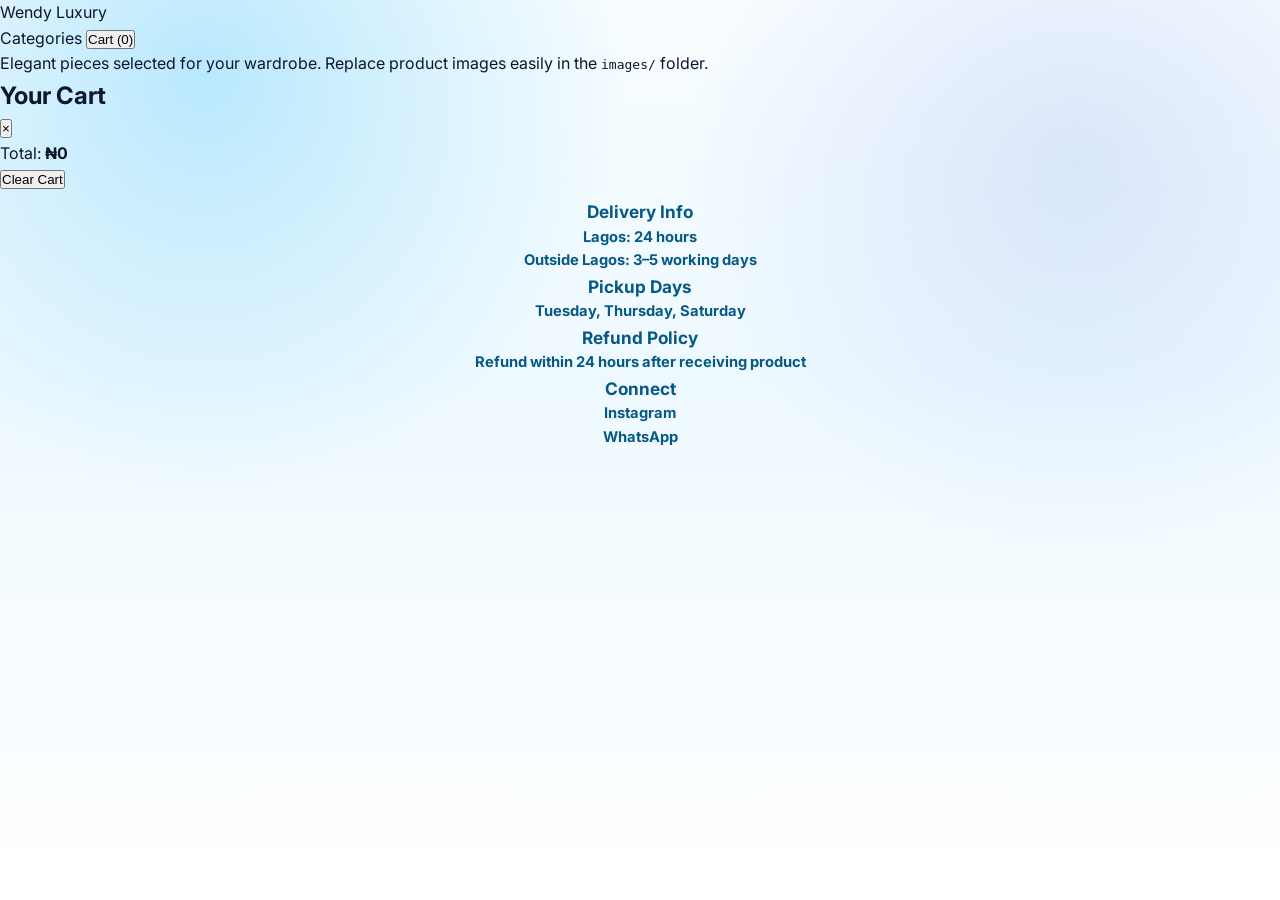
<file: corporate.html>
<!DOCTYPE html>
<html lang="en">
<head>
  <meta charset="UTF-8" />
  <meta name="viewport" content="width=device-width, initial-scale=1.0" />
  <title>Wendy Luxury | Corporate</title>
  <link rel="preconnect" href="https://fonts.googleapis.com" />
  <link rel="preconnect" href="https://fonts.gstatic.com" crossorigin />
  <link href="https://fonts.googleapis.com/css2?family=Playfair+Display:wght@500;600;700&family=Inter:wght@400;500;600;700&display=swap" rel="stylesheet" />
  <link rel="stylesheet" href="style.css" />
</head>
<body data-category="corporate">
  <header class="site-header">
    <a class="brand" href="index.html">Wendy Luxury</a>
    <nav>
      <a href="index.html#categories">Categories</a>
      <button id="cartToggle" class="cart-toggle">Cart (<span id="cartCount">0</span>)</button>
    </nav>
  </header>

  <main class="section">
    <h1 id="categoryTitle"></h1>
    <p class="section-intro">Elegant pieces selected for your wardrobe. Replace product images easily in the <code>images/</code> folder.</p>
    <div id="productGrid" class="product-grid"></div>
  </main>

  <aside id="cartPanel" class="cart-panel" aria-hidden="true">
    <div class="cart-header">
      <h2>Your Cart</h2>
      <button id="closeCart" class="close-btn">×</button>
    </div>
    <div id="cartItems" class="cart-items"></div>
    <div class="cart-footer">
      <p>Total: <strong id="cartTotal">₦0</strong></p>
      <button id="clearCart" class="btn btn-secondary">Clear Cart</button>
    </div>
  </aside>

  <footer class="site-footer">
    <div>
      <h3>Delivery Info</h3>
      <p>Lagos: 24 hours</p>
      <p>Outside Lagos: 3–5 working days</p>
    </div>
    <div>
      <h3>Pickup Days</h3>
      <p>Tuesday, Thursday, Saturday</p>
    </div>
    <div>
      <h3>Refund Policy</h3>
      <p>Refund within 24 hours after receiving product</p>
    </div>
    <div>
      <h3>Connect</h3>
      <p><a href="https://instagram.com" target="_blank" rel="noreferrer">Instagram</a></p>
      <p><a href="https://wa.me/2349016861334" target="_blank" rel="noreferrer">WhatsApp</a></p>
    </div>
  </footer>

  <script src="script.js"></script>
</body>
</html>
</file>
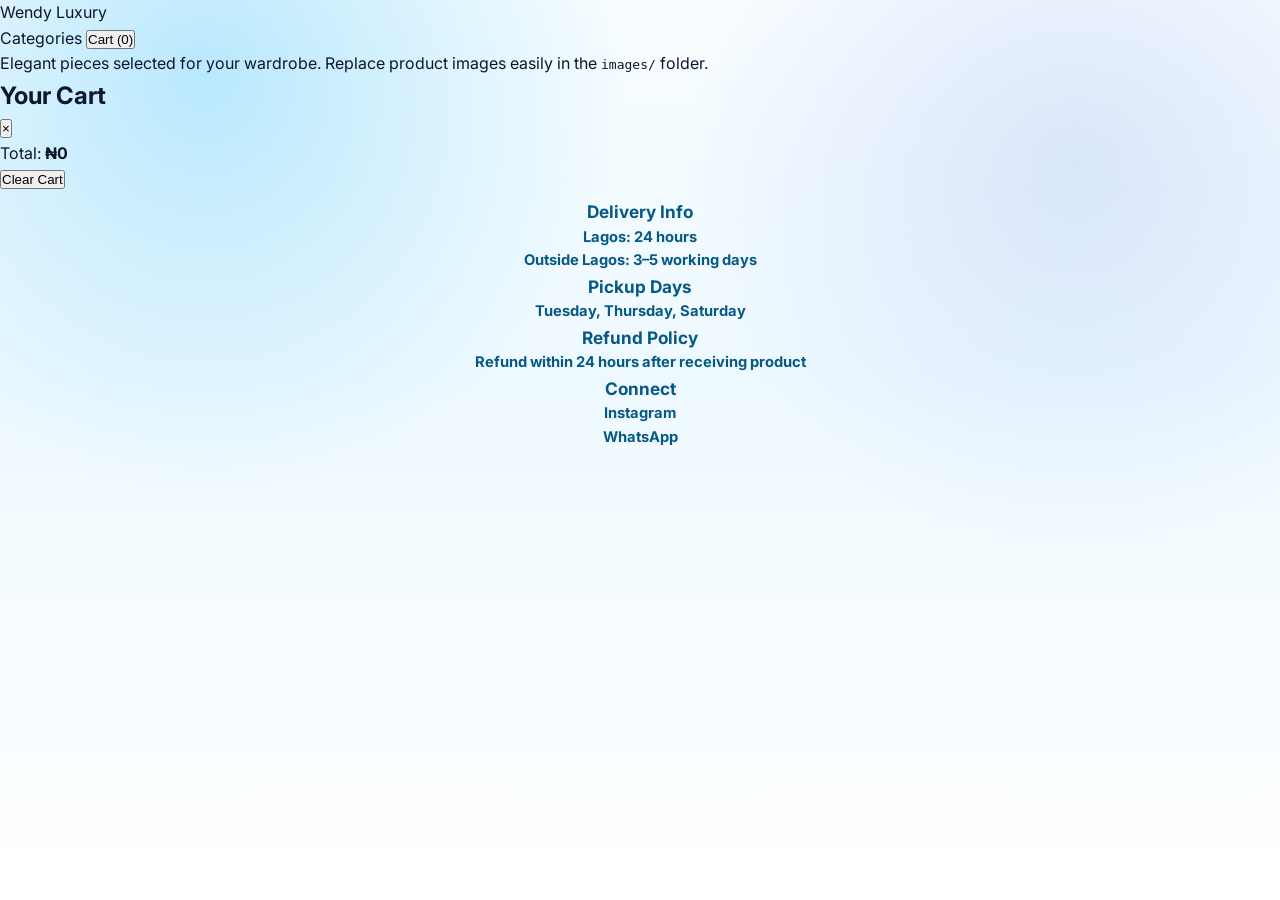
<file: household.html>
<!DOCTYPE html>
<html lang="en">
<head>
  <meta charset="UTF-8" />
  <meta name="viewport" content="width=device-width, initial-scale=1.0" />
  <title>Wendy Luxury | Household</title>
  <link rel="preconnect" href="https://fonts.googleapis.com" />
  <link rel="preconnect" href="https://fonts.gstatic.com" crossorigin />
  <link href="https://fonts.googleapis.com/css2?family=Playfair+Display:wght@500;600;700&family=Inter:wght@400;500;600;700&display=swap" rel="stylesheet" />
  <link rel="stylesheet" href="style.css" />
</head>
<body data-category="household">
  <header class="site-header">
    <a class="brand" href="index.html">Wendy Luxury</a>
    <nav>
      <a href="index.html#categories">Categories</a>
      <button id="cartToggle" class="cart-toggle">Cart (<span id="cartCount">0</span>)</button>
    </nav>
  </header>

  <main class="section">
    <h1 id="categoryTitle"></h1>
    <p class="section-intro">Elegant pieces selected for your wardrobe. Replace product images easily in the <code>images/</code> folder.</p>
    <div id="productGrid" class="product-grid"></div>
  </main>

  <aside id="cartPanel" class="cart-panel" aria-hidden="true">
    <div class="cart-header">
      <h2>Your Cart</h2>
      <button id="closeCart" class="close-btn">×</button>
    </div>
    <div id="cartItems" class="cart-items"></div>
    <div class="cart-footer">
      <p>Total: <strong id="cartTotal">₦0</strong></p>
      <button id="clearCart" class="btn btn-secondary">Clear Cart</button>
    </div>
  </aside>

  <footer class="site-footer">
    <div>
      <h3>Delivery Info</h3>
      <p>Lagos: 24 hours</p>
      <p>Outside Lagos: 3–5 working days</p>
    </div>
    <div>
      <h3>Pickup Days</h3>
      <p>Tuesday, Thursday, Saturday</p>
    </div>
    <div>
      <h3>Refund Policy</h3>
      <p>Refund within 24 hours after receiving product</p>
    </div>
    <div>
      <h3>Connect</h3>
      <p><a href="https://instagram.com" target="_blank" rel="noreferrer">Instagram</a></p>
      <p><a href="https://wa.me/2349016861334" target="_blank" rel="noreferrer">WhatsApp</a></p>
    </div>
  </footer>

  <script src="script.js"></script>
</body>
</html>
</file>
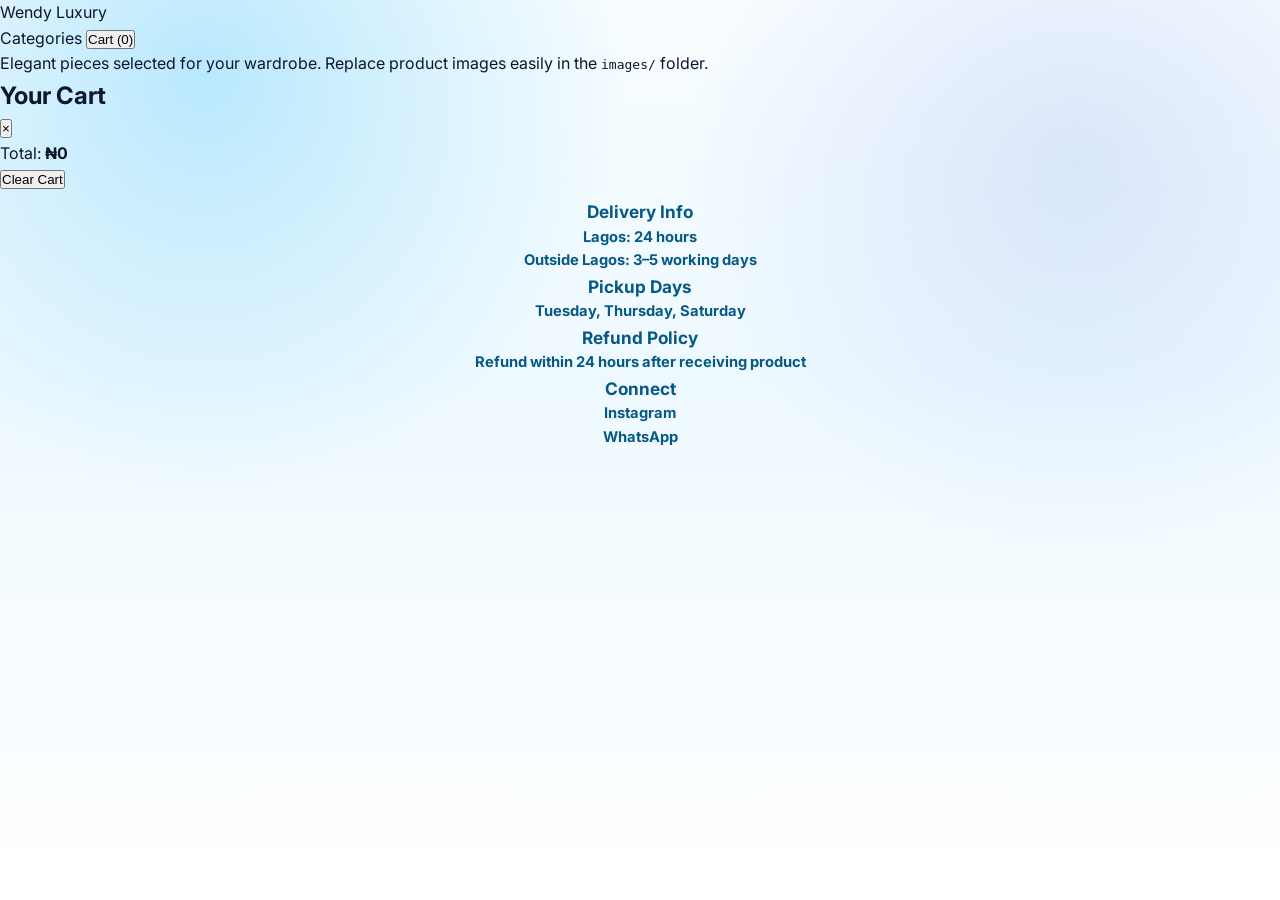
<file: men.html>
<!DOCTYPE html>
<html lang="en">
<head>
  <meta charset="UTF-8" />
  <meta name="viewport" content="width=device-width, initial-scale=1.0" />
  <title>Wendy Luxury | Men</title>
  <link rel="preconnect" href="https://fonts.googleapis.com" />
  <link rel="preconnect" href="https://fonts.gstatic.com" crossorigin />
  <link href="https://fonts.googleapis.com/css2?family=Playfair+Display:wght@500;600;700&family=Inter:wght@400;500;600;700&display=swap" rel="stylesheet" />
  <link rel="stylesheet" href="style.css" />
</head>
<body data-category="men">
  <header class="site-header">
    <a class="brand" href="index.html">Wendy Luxury</a>
    <nav>
      <a href="index.html#categories">Categories</a>
      <button id="cartToggle" class="cart-toggle">Cart (<span id="cartCount">0</span>)</button>
    </nav>
  </header>

  <main class="section">
    <h1 id="categoryTitle"></h1>
    <p class="section-intro">Elegant pieces selected for your wardrobe. Replace product images easily in the <code>images/</code> folder.</p>
    <div id="productGrid" class="product-grid"></div>
  </main>

  <aside id="cartPanel" class="cart-panel" aria-hidden="true">
    <div class="cart-header">
      <h2>Your Cart</h2>
      <button id="closeCart" class="close-btn">×</button>
    </div>
    <div id="cartItems" class="cart-items"></div>
    <div class="cart-footer">
      <p>Total: <strong id="cartTotal">₦0</strong></p>
      <button id="clearCart" class="btn btn-secondary">Clear Cart</button>
    </div>
  </aside>

  <footer class="site-footer">
    <div>
      <h3>Delivery Info</h3>
      <p>Lagos: 24 hours</p>
      <p>Outside Lagos: 3–5 working days</p>
    </div>
    <div>
      <h3>Pickup Days</h3>
      <p>Tuesday, Thursday, Saturday</p>
    </div>
    <div>
      <h3>Refund Policy</h3>
      <p>Refund within 24 hours after receiving product</p>
    </div>
    <div>
      <h3>Connect</h3>
      <p><a href="https://instagram.com" target="_blank" rel="noreferrer">Instagram</a></p>
      <p><a href="https://wa.me/2349016861334" target="_blank" rel="noreferrer">WhatsApp</a></p>
    </div>
  </footer>

  <script src="script.js"></script>
</body>
</html>
</file>
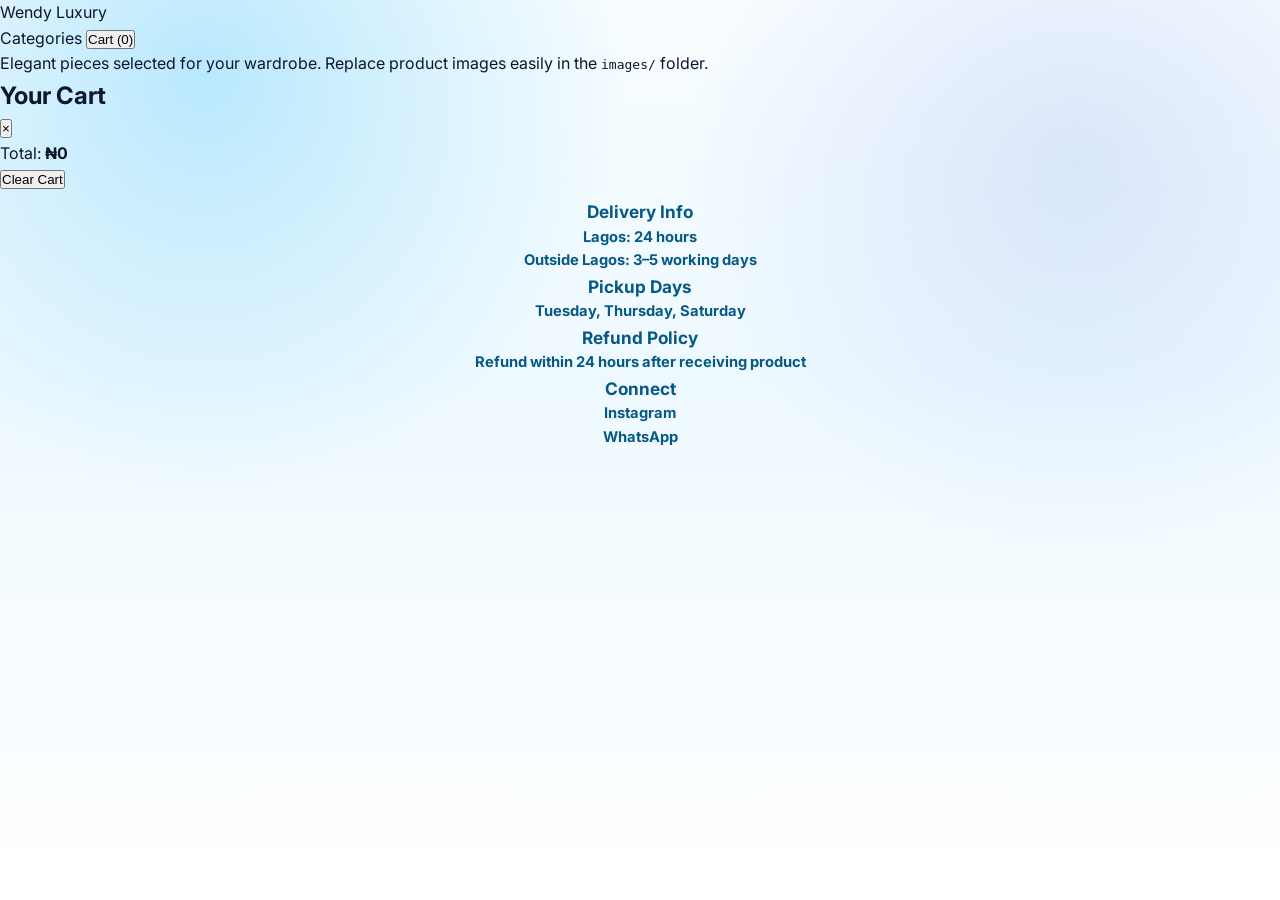
<file: shoes.html>
<!DOCTYPE html>
<html lang="en">
<head>
  <meta charset="UTF-8" />
  <meta name="viewport" content="width=device-width, initial-scale=1.0" />
  <title>Wendy Luxury | Shoes</title>
  <link rel="preconnect" href="https://fonts.googleapis.com" />
  <link rel="preconnect" href="https://fonts.gstatic.com" crossorigin />
  <link href="https://fonts.googleapis.com/css2?family=Playfair+Display:wght@500;600;700&family=Inter:wght@400;500;600;700&display=swap" rel="stylesheet" />
  <link rel="stylesheet" href="style.css" />
</head>
<body data-category="shoes">
  <header class="site-header">
    <a class="brand" href="index.html">Wendy Luxury</a>
    <nav>
      <a href="index.html#categories">Categories</a>
      <button id="cartToggle" class="cart-toggle">Cart (<span id="cartCount">0</span>)</button>
    </nav>
  </header>

  <main class="section">
    <h1 id="categoryTitle"></h1>
    <p class="section-intro">Elegant pieces selected for your wardrobe. Replace product images easily in the <code>images/</code> folder.</p>
    <div id="productGrid" class="product-grid"></div>
  </main>

  <aside id="cartPanel" class="cart-panel" aria-hidden="true">
    <div class="cart-header">
      <h2>Your Cart</h2>
      <button id="closeCart" class="close-btn">×</button>
    </div>
    <div id="cartItems" class="cart-items"></div>
    <div class="cart-footer">
      <p>Total: <strong id="cartTotal">₦0</strong></p>
      <button id="clearCart" class="btn btn-secondary">Clear Cart</button>
    </div>
  </aside>

  <footer class="site-footer">
    <div>
      <h3>Delivery Info</h3>
      <p>Lagos: 24 hours</p>
      <p>Outside Lagos: 3–5 working days</p>
    </div>
    <div>
      <h3>Pickup Days</h3>
      <p>Tuesday, Thursday, Saturday</p>
    </div>
    <div>
      <h3>Refund Policy</h3>
      <p>Refund within 24 hours after receiving product</p>
    </div>
    <div>
      <h3>Connect</h3>
      <p><a href="https://instagram.com" target="_blank" rel="noreferrer">Instagram</a></p>
      <p><a href="https://wa.me/2349016861334" target="_blank" rel="noreferrer">WhatsApp</a></p>
    </div>
  </footer>

  <script src="script.js"></script>
</body>
</html>
</file>
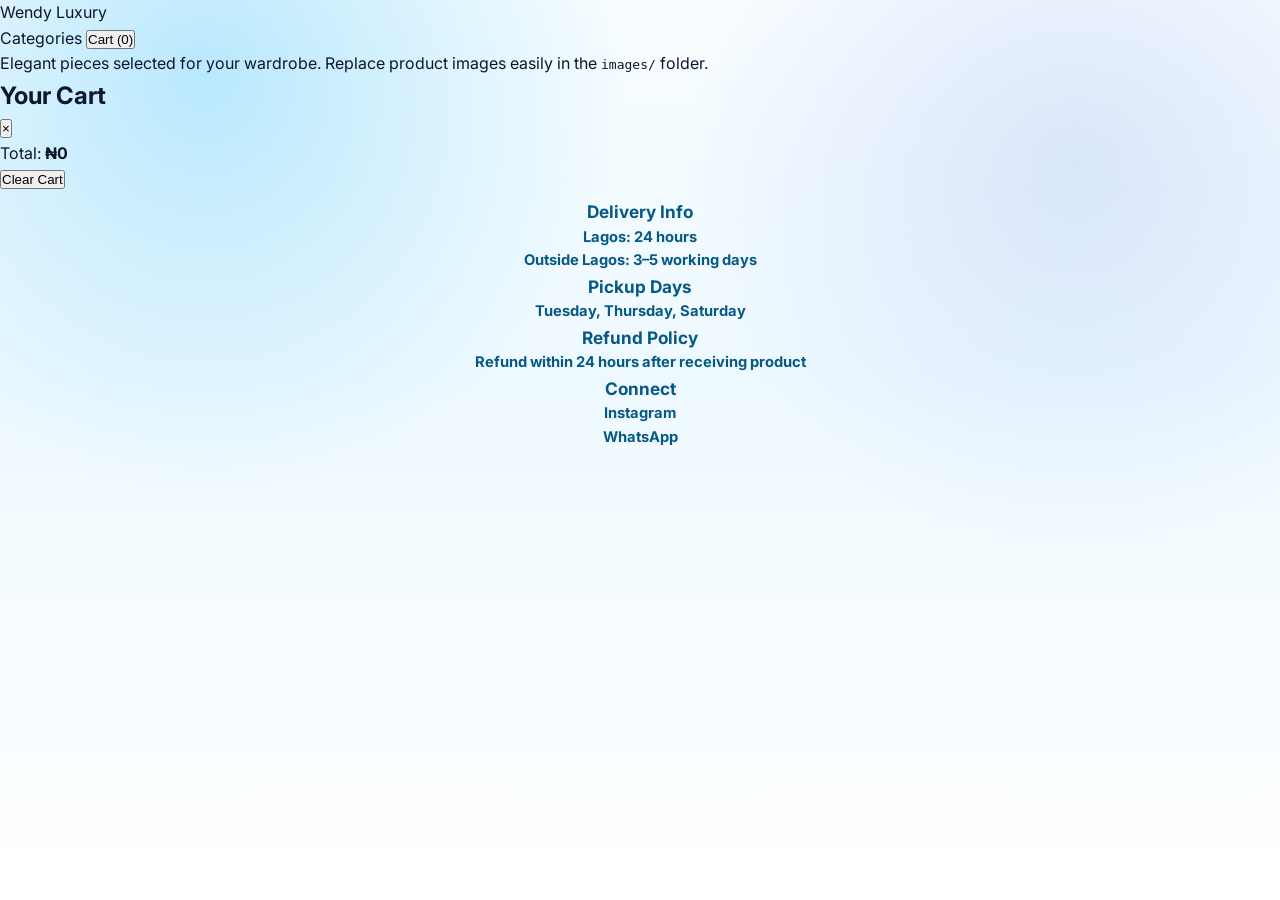
<file: women.html>
<!DOCTYPE html>
<html lang="en">
<head>
  <meta charset="UTF-8" />
  <meta name="viewport" content="width=device-width, initial-scale=1.0" />
  <title>Wendy Luxury | Women</title>
  <link rel="preconnect" href="https://fonts.googleapis.com" />
  <link rel="preconnect" href="https://fonts.gstatic.com" crossorigin />
  <link href="https://fonts.googleapis.com/css2?family=Playfair+Display:wght@500;600;700&family=Inter:wght@400;500;600;700&display=swap" rel="stylesheet" />
  <link rel="stylesheet" href="style.css" />
</head>
<body data-category="women">
  <header class="site-header">
    <a class="brand" href="index.html">Wendy Luxury</a>
    <nav>
      <a href="index.html#categories">Categories</a>
      <button id="cartToggle" class="cart-toggle">Cart (<span id="cartCount">0</span>)</button>
    </nav>
  </header>

  <main class="section">
    <h1 id="categoryTitle"></h1>
    <p class="section-intro">Elegant pieces selected for your wardrobe. Replace product images easily in the <code>images/</code> folder.</p>
    <div id="productGrid" class="product-grid"></div>
  </main>

  <aside id="cartPanel" class="cart-panel" aria-hidden="true">
    <div class="cart-header">
      <h2>Your Cart</h2>
      <button id="closeCart" class="close-btn">×</button>
    </div>
    <div id="cartItems" class="cart-items"></div>
    <div class="cart-footer">
      <p>Total: <strong id="cartTotal">₦0</strong></p>
      <button id="clearCart" class="btn btn-secondary">Clear Cart</button>
    </div>
  </aside>

  <footer class="site-footer">
    <div>
      <h3>Delivery Info</h3>
      <p>Lagos: 24 hours</p>
      <p>Outside Lagos: 3–5 working days</p>
    </div>
    <div>
      <h3>Pickup Days</h3>
      <p>Tuesday, Thursday, Saturday</p>
    </div>
    <div>
      <h3>Refund Policy</h3>
      <p>Refund within 24 hours after receiving product</p>
    </div>
    <div>
      <h3>Connect</h3>
      <p><a href="https://instagram.com" target="_blank" rel="noreferrer">Instagram</a></p>
      <p><a href="https://wa.me/2349016861334" target="_blank" rel="noreferrer">WhatsApp</a></p>
    </div>
  </footer>

  <script src="script.js"></script>
</body>
</html>
</file>
<file: style.css>
/* =====================================================
   Decipher Academy Link-in-Bio Landing Page
   Pure HTML + CSS + Vanilla JavaScript
   GitHub Pages compatible: no build step required
   ===================================================== */

/* Design tokens make colors and spacing easy to edit later */
:root {
  --brand-sky: #38bdf8;
  --brand-sky-dark: #075985;
  --brand-blue: #1d4ed8;
  --logo-blue: #1c4fa3;
  --ink: #0f172a;
  --muted: #64748b;
  --soft-text: #334155;
  --white: #ffffff;
  --glass: rgba(255, 255, 255, 0.72);
  --glass-border: rgba(56, 189, 248, 0.24);
  --shadow-soft: 0 22px 70px rgba(14, 116, 144, 0.16);
  --shadow-card: 0 18px 45px rgba(15, 23, 42, 0.09);
  --radius-xl: 32px;
  --radius-lg: 24px;
  --radius-md: 18px;
  --container: 980px;
}

/* Reset default browser spacing and improve tap behavior */
* {
  box-sizing: border-box;
  margin: 0;
  padding: 0;
}

html {
  scroll-behavior: smooth;
}

body {
  min-height: 100vh;
  overflow-x: hidden;
  font-family: "Inter", system-ui, -apple-system, BlinkMacSystemFont, "Segoe UI", sans-serif;
  color: var(--ink);
  background:
    radial-gradient(circle at 16% 8%, rgba(56, 189, 248, 0.32), transparent 31%),
    radial-gradient(circle at 84% 18%, rgba(29, 78, 216, 0.12), transparent 30%),
    linear-gradient(180deg, #f8fdff 0%, #eef9ff 42%, #ffffff 100%);
  line-height: 1.6;
}

a {
  color: inherit;
  text-decoration: none;
}

/* Floating blurred background shapes */
.background-shape {
  position: fixed;
  z-index: -3;
  border-radius: 999px;
  filter: blur(20px);
  opacity: 0.48;
  pointer-events: none;
  animation: floatShape 9s ease-in-out infinite;
}

.shape-one {
  width: 210px;
  height: 210px;
  top: 7%;
  left: -70px;
  background: rgba(56, 189, 248, 0.58);
}

.shape-two {
  width: 260px;
  height: 260px;
  top: 42%;
  right: -120px;
  background: rgba(125, 211, 252, 0.45);
  animation-delay: -3s;
}

.shape-three {
  width: 170px;
  height: 170px;
  bottom: 7%;
  left: 12%;
  background: rgba(29, 78, 216, 0.14);
  animation-delay: -6s;
}

/* Watermark inspired by the supplied logo colors and initials */
.logo-watermark {
  position: fixed;
  inset: 0;
  z-index: -2;
  display: grid;
  place-items: center;
  pointer-events: none;
  user-select: none;
}

.logo-watermark span {
  font-family: Georgia, "Times New Roman", serif;
  font-size: clamp(9rem, 32vw, 23rem);
  font-weight: 700;
  line-height: 1;
  letter-spacing: -0.14em;
  color: rgba(28, 79, 163, 0.045);
  transform: translateX(-0.12em);
}

/* Main page wrapper */
.page-shell {
  width: min(calc(100% - 32px), var(--container));
  margin: 0 auto;
  padding: 32px 0 22px;
}

/* Shared glass card style */
.section-card,
.link-section {
  position: relative;
  overflow: hidden;
  margin-bottom: 20px;
  border: 1px solid var(--glass-border);
  border-radius: var(--radius-xl);
  background: var(--glass);
  box-shadow: var(--shadow-soft);
  backdrop-filter: blur(18px);
  -webkit-backdrop-filter: blur(18px);
}

.section-card::before,
.link-section::before {
  content: "";
  position: absolute;
  inset: 0;
  z-index: 0;
  background: linear-gradient(135deg, rgba(255, 255, 255, 0.82), rgba(56, 189, 248, 0.08));
  pointer-events: none;
}

.section-card > *,
.link-section > * {
  position: relative;
  z-index: 1;
}

/* HERO SECTION */
.hero {
  padding: clamp(30px, 7vw, 64px) clamp(20px, 5vw, 56px);
  text-align: center;
}

.logo-badge {
  width: 132px;
  height: 132px;
  margin: 0 auto 22px;
  display: grid;
  place-items: center;
  padding: 12px;
  border: 1px solid rgba(56, 189, 248, 0.42);
  border-radius: 50%;
  background:
    linear-gradient(145deg, rgba(56, 189, 248, 0.96), rgba(255, 255, 255, 0.92) 44%, rgba(56, 189, 248, 0.32)),
    var(--white);
  box-shadow: 0 22px 44px rgba(56, 189, 248, 0.22);
}

.logo-mark {
  margin-top: 4px;
  font-family: Georgia, "Times New Roman", serif;
  font-size: 3rem;
  font-weight: 800;
  letter-spacing: -0.22em;
  color: var(--logo-blue);
  transform: translateX(-0.12em);
}

.logo-name {
  margin-top: -14px;
  font-family: Georgia, "Times New Roman", serif;
  font-size: 0.75rem;
  font-weight: 800;
  color: #020617;
  white-space: nowrap;
}

.eyebrow,
.section-kicker {
  display: inline-flex;
  align-items: center;
  justify-content: center;
  gap: 8px;
  color: var(--brand-sky-dark);
  font-size: 0.78rem;
  font-weight: 800;
  letter-spacing: 0.12em;
  text-transform: uppercase;
}

.hero h1 {
  margin-top: 10px;
  font-size: clamp(2.45rem, 10vw, 5.4rem);
  line-height: 0.95;
  letter-spacing: -0.08em;
  color: var(--ink);
}

.tagline {
  max-width: 760px;
  margin: 20px auto 0;
  color: var(--brand-sky-dark);
  font-size: clamp(1.08rem, 3.5vw, 1.55rem);
  font-weight: 800;
}

.intro-text {
  max-width: 660px;
  margin: 14px auto 0;
  color: var(--soft-text);
  font-size: clamp(0.98rem, 2.7vw, 1.1rem);
}

/* LINK SECTIONS */
.link-section {
  padding: clamp(20px, 5vw, 34px);
}

.section-heading {
  display: flex;
  flex-direction: column;
  gap: 5px;
  margin-bottom: 18px;
}

.section-heading h2,
.connected h2 {
  font-size: clamp(1.45rem, 5vw, 2.25rem);
  line-height: 1.1;
  letter-spacing: -0.04em;
}

.links-grid {
  display: grid;
  grid-template-columns: 1fr;
  gap: 14px;
}

.link-card {
  position: relative;
  display: grid;
  grid-template-columns: auto 1fr auto;
  align-items: center;
  gap: 14px;
  min-height: 94px;
  padding: 16px;
  overflow: hidden;
  border: 1px solid rgba(56, 189, 248, 0.22);
  border-radius: var(--radius-lg);
  background: rgba(255, 255, 255, 0.84);
  box-shadow: var(--shadow-card);
  transition: transform 220ms ease, box-shadow 220ms ease, border-color 220ms ease, background 220ms ease;
}

.link-card::after {
  content: "";
  position: absolute;
  inset: 0;
  z-index: 0;
  background: linear-gradient(120deg, transparent, rgba(56, 189, 248, 0.12), transparent);
  transform: translateX(-120%);
  transition: transform 520ms ease;
}

.link-card > * {
  position: relative;
  z-index: 1;
}

.link-card:hover,
.link-card:focus-visible {
  transform: translateY(-5px) scale(1.01);
  border-color: rgba(56, 189, 248, 0.58);
  background: rgba(255, 255, 255, 0.96);
  box-shadow: 0 22px 50px rgba(14, 116, 144, 0.18);
  outline: none;
}

.link-card:hover::after,
.link-card:focus-visible::after {
  transform: translateX(120%);
}

.icon-circle {
  width: 48px;
  height: 48px;
  display: grid;
  place-items: center;
  flex: 0 0 auto;
  border-radius: 16px;
  color: var(--white);
  background: linear-gradient(145deg, var(--brand-sky), var(--brand-blue));
  box-shadow: 0 12px 28px rgba(56, 189, 248, 0.32);
}

.link-content {
  display: grid;
  gap: 3px;
}

.link-content strong {
  color: var(--ink);
  font-size: 1rem;
  line-height: 1.25;
}

.link-content small {
  color: var(--muted);
  font-size: 0.84rem;
  line-height: 1.45;
}

.arrow-icon {
  color: var(--brand-sky-dark);
  font-size: 0.92rem;
  opacity: 0.75;
  transition: transform 220ms ease, opacity 220ms ease;
}

.link-card:hover .arrow-icon,
.link-card:focus-visible .arrow-icon {
  transform: translate(3px, -3px);
  opacity: 1;
}

.highlight-card {
  background: linear-gradient(145deg, rgba(255, 255, 255, 0.94), rgba(56, 189, 248, 0.14));
}

/* WE ARE CONNECTED SECTION */
.connected {
  padding: clamp(26px, 6vw, 44px);
  text-align: center;
}

.connected p:not(.section-kicker) {
  max-width: 620px;
  margin: 12px auto 0;
  color: var(--soft-text);
}

.social-icons {
  display: flex;
  flex-wrap: wrap;
  justify-content: center;
  gap: 12px;
  margin-top: 22px;
}

.social-icons a {
  width: 54px;
  height: 54px;
  display: grid;
  place-items: center;
  border: 1px solid rgba(56, 189, 248, 0.32);
  border-radius: 18px;
  color: var(--brand-sky-dark);
  background: rgba(255, 255, 255, 0.78);
  box-shadow: var(--shadow-card);
  font-size: 1.35rem;
  transition: transform 220ms ease, color 220ms ease, background 220ms ease;
}

.social-icons a:hover,
.social-icons a:focus-visible {
  transform: translateY(-5px) rotate(-3deg);
  color: var(--white);
  background: linear-gradient(145deg, var(--brand-sky), var(--brand-blue));
  outline: none;
}

/* FOOTER */
.site-footer {
  width: min(calc(100% - 32px), var(--container));
  margin: 0 auto;
  padding: 6px 0 30px;
  color: var(--brand-sky-dark);
  text-align: center;
  font-size: 0.92rem;
  font-weight: 700;
}

/* Entrance animation classes controlled by JavaScript */
.reveal {
  opacity: 0;
  transform: translateY(22px);
  transition: opacity 650ms ease, transform 650ms ease;
}

.reveal.is-visible {
  opacity: 1;
  transform: translateY(0);
}

/* Larger screens get richer spacing and columns */
@media (min-width: 700px) {
  .page-shell {
    padding-top: 48px;
  }

  .links-grid {
    grid-template-columns: repeat(2, minmax(0, 1fr));
  }

  .two-column {
    grid-template-columns: repeat(2, minmax(0, 1fr));
  }
}

@media (min-width: 980px) {
  .links-grid:not(.two-column) {
    grid-template-columns: repeat(2, minmax(0, 1fr));
  }

  .hero {
    padding-top: 70px;
    padding-bottom: 70px;
  }
}

/* Small phone adjustments keep cards comfortable and readable */
@media (max-width: 420px) {
  .page-shell,
  .site-footer {
    width: min(calc(100% - 22px), var(--container));
  }

  .link-card {
    grid-template-columns: auto 1fr;
    align-items: start;
    min-height: auto;
  }

  .arrow-icon {
    grid-column: 2;
    justify-self: start;
  }

  .logo-badge {
    width: 116px;
    height: 116px;
  }

  .logo-mark {
    font-size: 2.55rem;
  }
}

/* Respect users who prefer reduced motion */
@media (prefers-reduced-motion: reduce) {
  html {
    scroll-behavior: auto;
  }

  *,
  *::before,
  *::after {
    animation-duration: 0.01ms !important;
    animation-iteration-count: 1 !important;
    transition-duration: 0.01ms !important;
  }

  .reveal {
    opacity: 1;
    transform: none;
  }
}

@keyframes floatShape {
  0%, 100% {
    transform: translate3d(0, 0, 0) scale(1);
  }
  50% {
    transform: translate3d(18px, -18px, 0) scale(1.07);
  }
}
</file>
